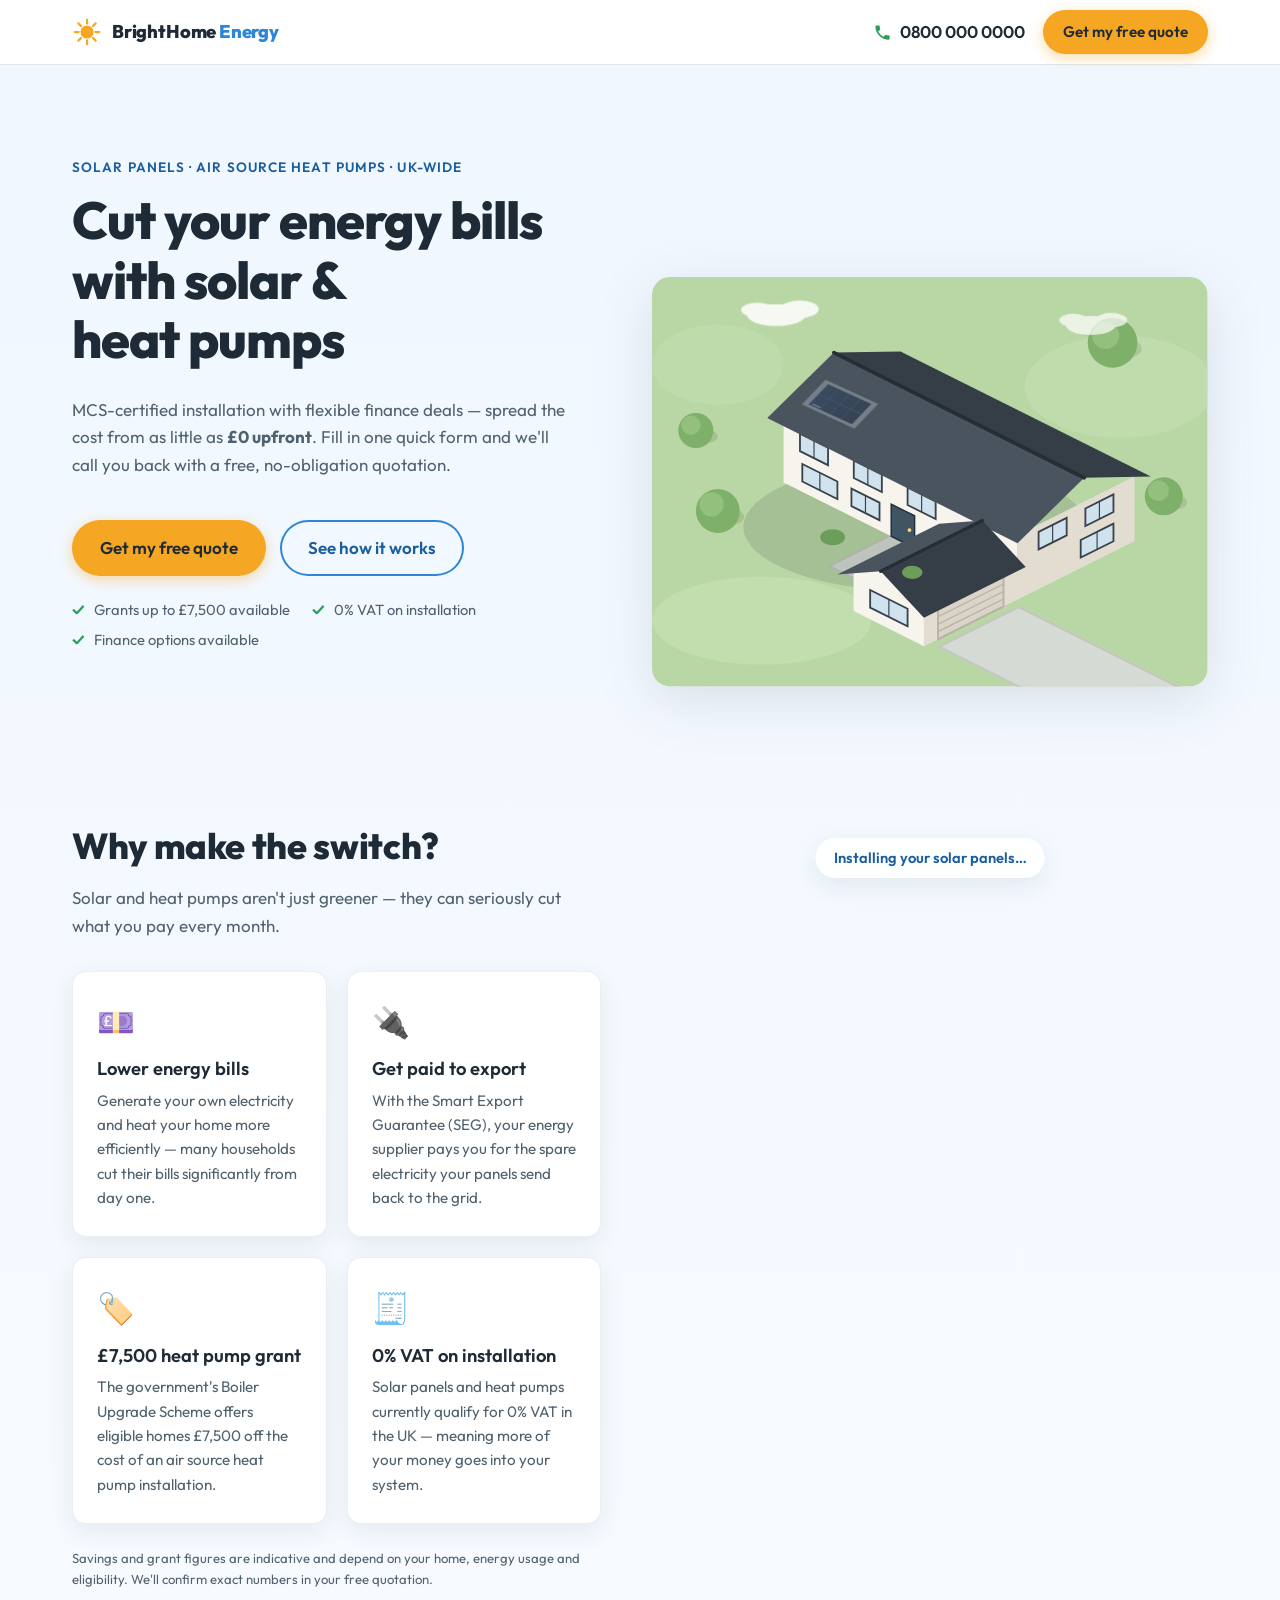
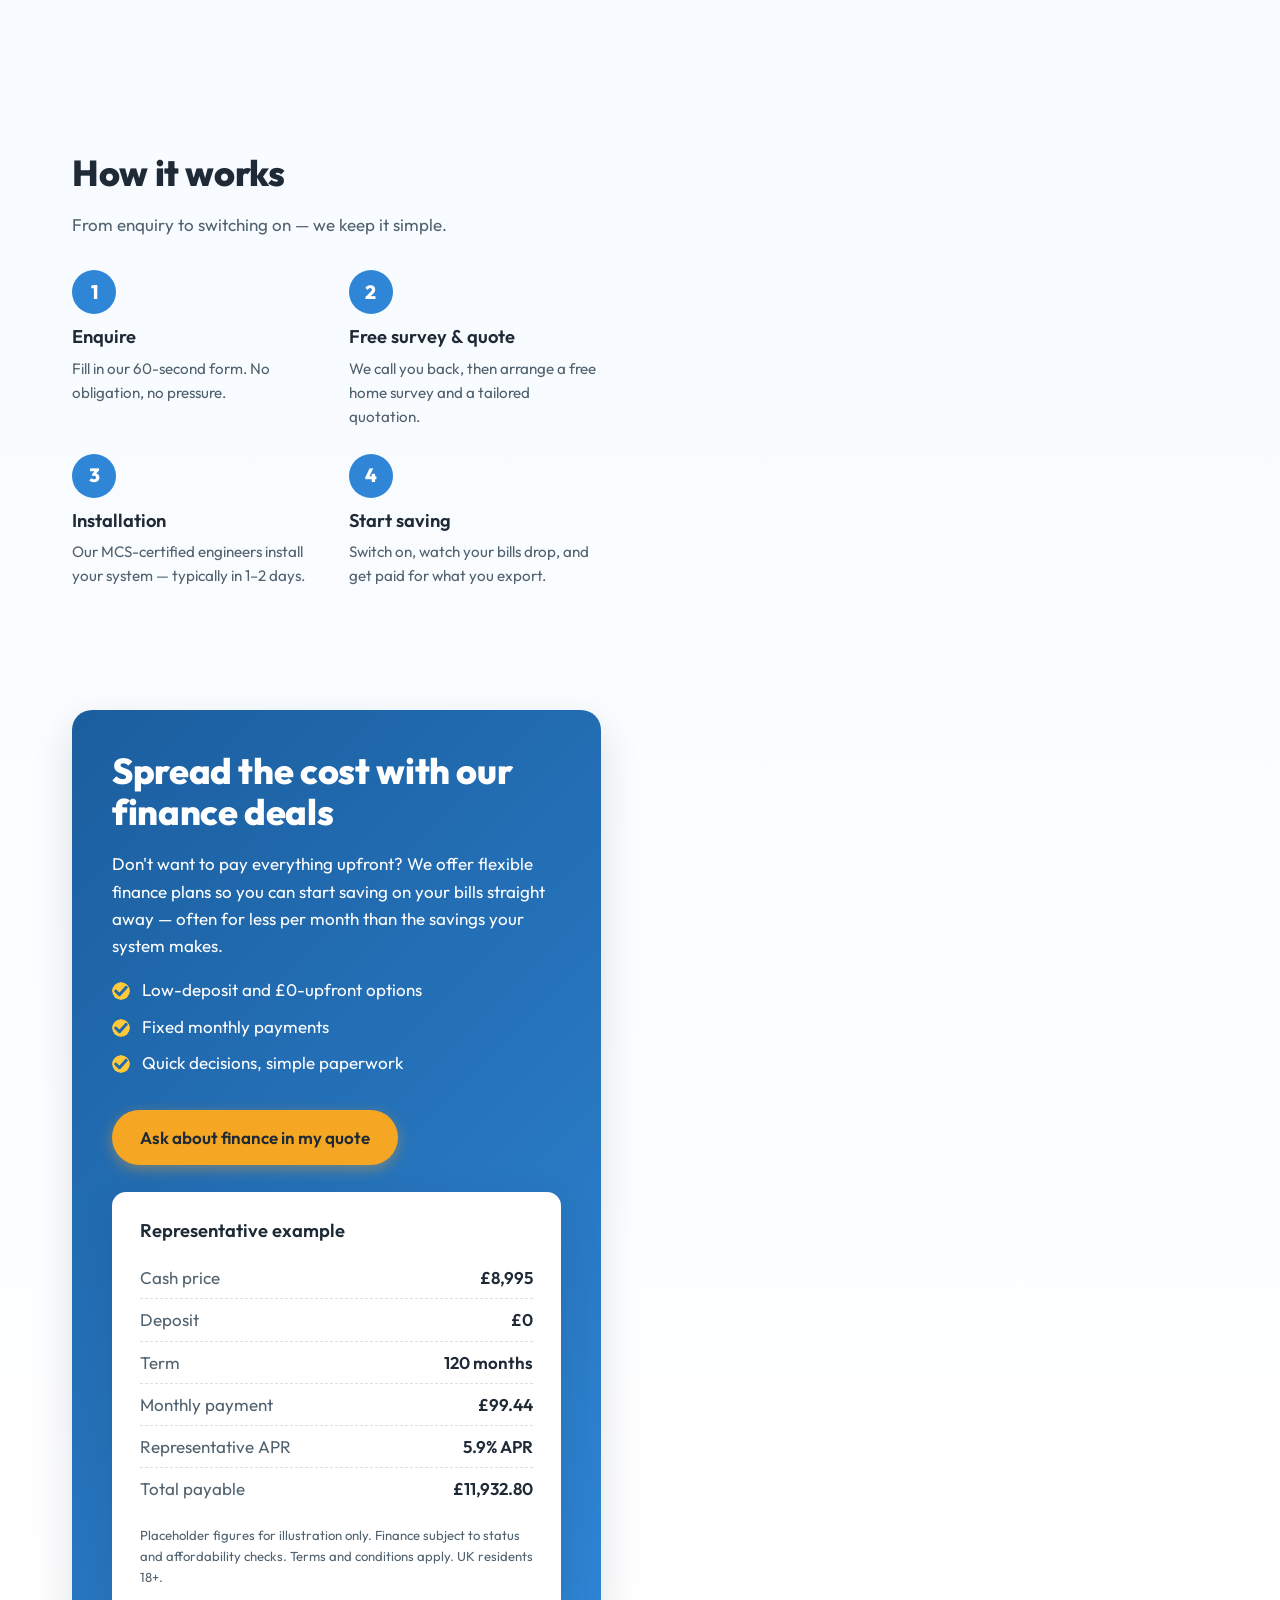
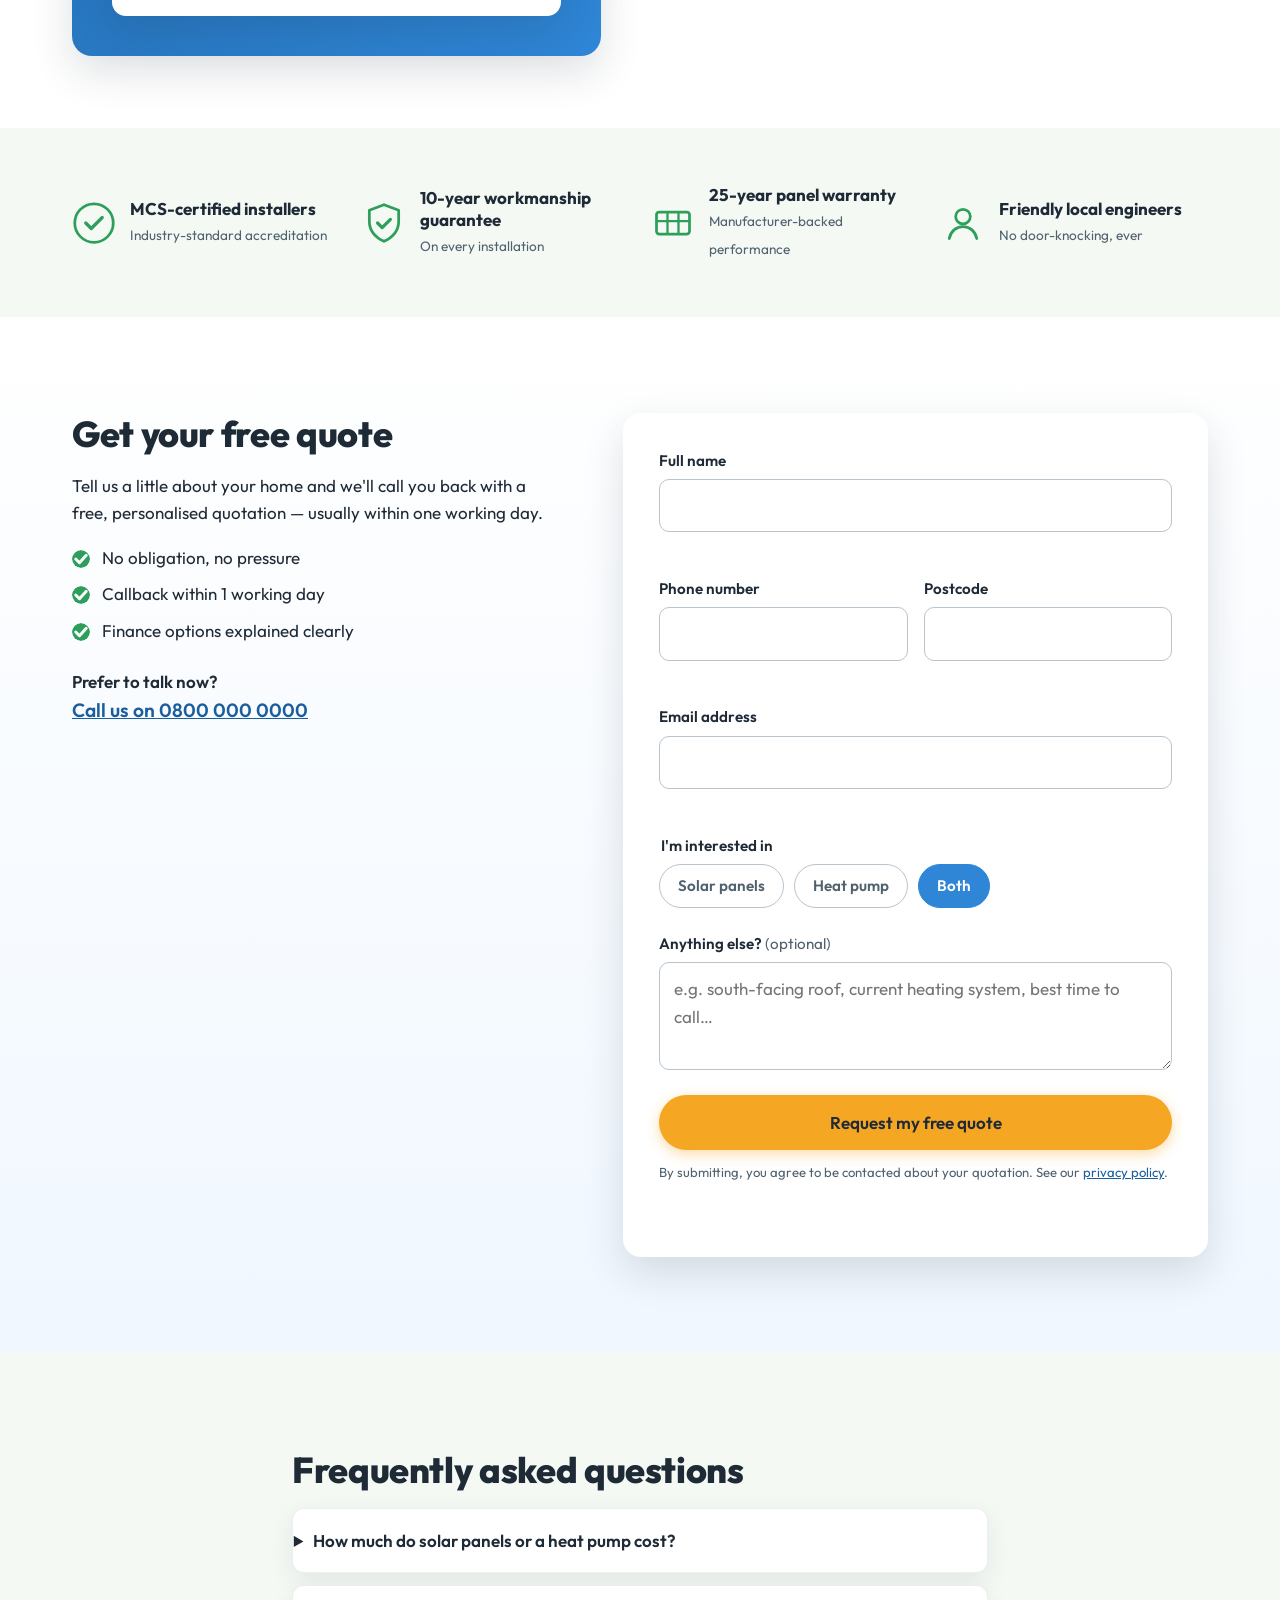
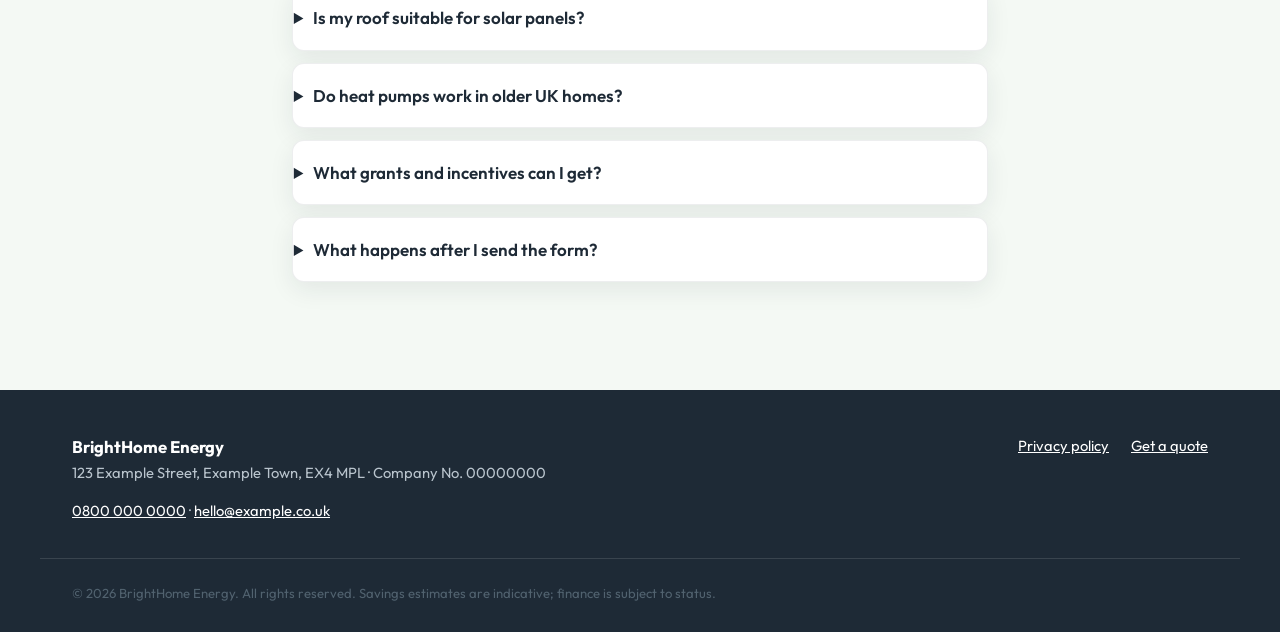
<file: solar/index.html>
<!DOCTYPE html>
<html lang="en-GB">
<head>
  <meta charset="UTF-8">
  <meta name="viewport" content="width=device-width, initial-scale=1.0">
  <title>Solar Panels &amp; Heat Pumps with Finance | BrightHome Energy</title>
  <meta name="description" content="Cut your energy bills with solar panels and air source heat pumps. MCS-certified installation, finance available, £7,500 grants. Get your free quote today.">
  <link rel="icon" href="data:image/svg+xml,%3Csvg xmlns='http://www.w3.org/2000/svg' viewBox='0 0 32 32'%3E%3Ccircle cx='16' cy='16' r='8' fill='%23f5a623'/%3E%3Cg stroke='%23f5a623' stroke-width='2.5' stroke-linecap='round'%3E%3Cpath d='M16 2v4M16 26v4M2 16h4M26 16h4M6 6l3 3M23 23l3 3M26 6l-3 3M9 23l-3 3'/%3E%3C/g%3E%3C/svg%3E">
  <link rel="preconnect" href="https://fonts.googleapis.com">
  <link rel="preconnect" href="https://fonts.gstatic.com" crossorigin>
  <link href="https://fonts.googleapis.com/css2?family=Outfit:wght@400;500;600;800&display=swap" rel="stylesheet">
  <link rel="stylesheet" href="assets/css/style.css">
</head>
<body>

  <header class="site-header">
    <div class="container site-header__inner">
      <a class="logo" href="#hero" aria-label="BrightHome Energy — home">
        <svg class="logo__mark" viewBox="0 0 32 32" aria-hidden="true">
          <circle cx="16" cy="16" r="7" fill="var(--sun-500)"/>
          <g stroke="var(--sun-500)" stroke-width="2.4" stroke-linecap="round">
            <path d="M16 3v4M16 25v4M3 16h4M25 16h4M6.8 6.8l2.8 2.8M22.4 22.4l2.8 2.8M25.2 6.8l-2.8 2.8M9.6 22.4l-2.8 2.8"/>
          </g>
        </svg>
        <!-- PLACEHOLDER: replace business name -->
        <span class="logo__name">BrightHome<span> Energy</span></span>
      </a>
      <div class="site-header__actions">
        <!-- PLACEHOLDER: replace phone number (also in href) -->
        <a class="header-phone" href="tel:08000000000">
          <svg viewBox="0 0 24 24" aria-hidden="true"><path fill="currentColor" d="M6.6 10.8c1.4 2.8 3.8 5.1 6.6 6.6l2.2-2.2c.3-.3.7-.4 1-.2 1.1.4 2.3.6 3.6.6.6 0 1 .4 1 1V20c0 .6-.4 1-1 1C10.6 21 3 13.4 3 4c0-.6.4-1 1-1h3.5c.6 0 1 .4 1 1 0 1.2.2 2.4.6 3.6.1.3 0 .7-.2 1l-2.3 2.2z"/></svg>
          <span>0800 000 0000</span>
        </a>
        <a class="btn btn--primary btn--sm" href="#quote">Get my free quote</a>
      </div>
    </div>
  </header>

  <main>

    <!-- ============ STORY: content scrolls past the pinned house scene ============ -->
    <section class="story" id="hero">
      <div class="container story__grid">

        <div class="story__scenecol">
          <div class="story__scene">
            <svg id="houseScene" viewBox="0 0 760 560" role="img"
                 aria-label="Aerial illustration of a modern L-shaped UK home having solar panels and an air source heat pump installed">
              <defs>
                <linearGradient id="panelGrad" x1="0" y1="0" x2="1" y2="1">
                  <stop offset="0" stop-color="#22406b"/>
                  <stop offset="1" stop-color="#101f3a"/>
                </linearGradient>
                <radialGradient id="glowGrad" cx=".5" cy=".5" r=".5">
                  <stop offset="0" stop-color="#ffd76a" stop-opacity=".38"/>
                  <stop offset="1" stop-color="#ffd76a" stop-opacity="0"/>
                </radialGradient>
                <g id="panelDef"><path d="M0 0l73.6 36.8l34.7 -34.0l-73.6 -36.8z" fill="#c9d2dd"/><path d="M9.7 0.2l60.4 30.2l28.4 -27.9l-60.4 -30.2z" fill="url(#panelGrad)"/><path d="M24.8 7.8l28.4 -27.9" stroke="#3b5f92" stroke-width="1.2"/><path d="M39.9 15.3l28.4 -27.9" stroke="#3b5f92" stroke-width="1.2"/><path d="M55.0 22.9l28.4 -27.9" stroke="#3b5f92" stroke-width="1.2"/><path d="M24.0 -13.7l60.4 30.2" stroke="#3b5f92" stroke-width="1.2"/><path d="M15.7 0.2l10 5" stroke="#9dc4ef" stroke-width="2.2" stroke-linecap="round"/></g>
                <clipPath id="sceneClip"><rect x="0" y="0" width="760" height="560" rx="24"/></clipPath>
              </defs>
              <g clip-path="url(#sceneClip)">
              <rect x="0" y="0" width="760" height="560" rx="24" fill="#b9d7a5"/>
<ellipse cx="150" cy="470" rx="150" ry="60" fill="#c6e0b3" opacity=".7"/>
<ellipse cx="640" cy="150" rx="130" ry="70" fill="#c6e0b3" opacity=".55"/>
<ellipse cx="90" cy="120" rx="90" ry="55" fill="#c6e0b3" opacity=".4"/>
<polygon points="501.6,451.4 730.4,565.8 621.6,620.2 392.8,505.8" fill="#d6dad4" stroke="#c2c8bf" stroke-width="3"/>
<polygon points="325.6,353.8 360.8,371.4 277.6,413.0 242.4,395.4" fill="#d6dad4" stroke="#c2c8bf" stroke-width="2.5"/>
<ellipse cx="360" cy="342" rx="235" ry="88" fill="#1f2a22" opacity=".13"/>
<g id="house">
<polygon points="180.0,193.0 500.0,353.0 500.0,441.0 180.0,281.0" fill="#f7f4ee"/>
<polygon points="500.0,353.0 660.0,273.0 660.0,361.0 500.0,441.0" fill="#e2dcd1"/>
<polygon points="202.4,214.2 240.8,233.4 240.8,257.4 202.4,238.2" fill="#cfe2ee"/><polygon points="202.4,214.2 240.8,233.4 240.8,257.4 202.4,238.2" fill="none" stroke="#39424b" stroke-width="2.5"/><path d="M221.6 223.8L221.6 247.8" stroke="#39424b" stroke-width="1.6"/>
<polygon points="276.0,251.0 314.4,270.2 314.4,294.2 276.0,275.0" fill="#cfe2ee"/><polygon points="276.0,251.0 314.4,270.2 314.4,294.2 276.0,275.0" fill="none" stroke="#39424b" stroke-width="2.5"/><path d="M295.2 260.6L295.2 284.6" stroke="#39424b" stroke-width="1.6"/>
<polygon points="349.6,287.8 388.0,307.0 388.0,331.0 349.6,311.8" fill="#cfe2ee"/><polygon points="349.6,287.8 388.0,307.0 388.0,331.0 349.6,311.8" fill="none" stroke="#39424b" stroke-width="2.5"/><path d="M368.8 297.4L368.8 321.4" stroke="#39424b" stroke-width="1.6"/>
<polygon points="205.6,255.8 253.6,279.8 253.6,303.8 205.6,279.8" fill="#cfe2ee"/><polygon points="205.6,255.8 253.6,279.8 253.6,303.8 205.6,279.8" fill="none" stroke="#39424b" stroke-width="2.5"/><path d="M229.6 267.8L229.6 291.8" stroke="#39424b" stroke-width="1.6"/>
<polygon points="272.8,289.4 311.2,308.6 311.2,332.6 272.8,313.4" fill="#cfe2ee"/><polygon points="272.8,289.4 311.2,308.6 311.2,332.6 272.8,313.4" fill="none" stroke="#39424b" stroke-width="2.5"/><path d="M292.0 299.0L292.0 323.0" stroke="#39424b" stroke-width="1.6"/>
<polygon points="327.2,310.6 359.2,326.6 359.2,370.6 327.2,354.6" fill="#405564"/>
<polygon points="327.2,310.6 359.2,326.6 359.2,370.6 327.2,354.6" fill="none" stroke="#262e35" stroke-width="2"/>
<circle cx="352.2" cy="346.1" r="2.6" fill="#ffd76a"/>
<polygon points="631.2,297.4 592.8,316.6 592.8,340.6 631.2,321.4" fill="#cfe2ee"/><polygon points="631.2,297.4 592.8,316.6 592.8,340.6 631.2,321.4" fill="none" stroke="#39424b" stroke-width="2.5"/><path d="M612.0 307.0L612.0 331.0" stroke="#39424b" stroke-width="1.6"/>
<polygon points="567.2,329.4 528.8,348.6 528.8,372.6 567.2,353.4" fill="#cfe2ee"/><polygon points="567.2,329.4 528.8,348.6 528.8,372.6 567.2,353.4" fill="none" stroke="#39424b" stroke-width="2.5"/><path d="M548.0 339.0L548.0 363.0" stroke="#39424b" stroke-width="1.6"/>
<polygon points="631.2,337.4 586.4,359.8 586.4,383.8 631.2,361.4" fill="#cfe2ee"/><polygon points="631.2,337.4 586.4,359.8 586.4,383.8 631.2,361.4" fill="none" stroke="#39424b" stroke-width="2.5"/><path d="M608.8 348.6L608.8 372.6" stroke="#39424b" stroke-width="1.6"/>
<polygon points="340.0,101.8 682.4,273.0 591.2,274.6 248.8,103.4" fill="#353e47"/>
<polygon points="157.6,193.0 500.0,364.2 591.2,274.6 248.8,103.4" fill="#4a545e"/>
<path d="M248.8 103.4L591.2 274.6" stroke="#262e35" stroke-width="5" stroke-linecap="round"/>
<polygon points="276.0,405.0 404.0,341.0 404.0,393.0 276.0,457.0" fill="#f7f4ee"/>
<polygon points="276.0,405.0 372.0,453.0 372.0,505.0 276.0,457.0" fill="#f7f4ee"/>
<polygon points="276.0,405.0 324.0,397.0 372.0,453.0" fill="#f7f4ee"/>
<polygon points="372.0,453.0 500.0,389.0 500.0,441.0 372.0,505.0" fill="#e2dcd1"/>
<polygon points="480.8,409.6 391.2,454.4 391.2,495.4 480.8,450.6" fill="#d9d3c8"/>
<polygon points="480.8,409.6 391.2,454.4 391.2,495.4 480.8,450.6" fill="none" stroke="#b8b1a4" stroke-width="2.5"/>
<path d="M480.8 440.4L391.2 485.1" stroke="#b8b1a4" stroke-width="1.6"/>
<path d="M480.8 430.1L391.2 474.9" stroke="#b8b1a4" stroke-width="1.6"/>
<path d="M480.8 419.9L391.2 464.6" stroke="#b8b1a4" stroke-width="1.6"/>
<polygon points="298.4,428.2 349.6,453.8 349.6,477.8 298.4,452.2" fill="#cfe2ee"/><polygon points="298.4,428.2 349.6,453.8 349.6,477.8 298.4,452.2" fill="none" stroke="#39424b" stroke-width="2.5"/><path d="M324.0 441.0L324.0 465.0" stroke="#39424b" stroke-width="1.6"/>
<polygon points="392.8,337.4 253.6,407.0 312.8,402.6 452.0,333.0" fill="#4a545e"/>
<polygon points="511.2,396.6 372.0,466.2 312.8,402.6 452.0,333.0" fill="#353e47"/>
<path d="M452.0 333.0L312.8 402.6" stroke="#262e35" stroke-width="4.5" stroke-linecap="round"/>
</g>
<g id="greenery">
<ellipse cx="96" cy="328" rx="30" ry="13.5" fill="#1f2a22" opacity=".12"/>
<circle cx="90" cy="320" r="30" fill="#7fb069"/>
<circle cx="81.6" cy="311.0" r="16.5" fill="#93c07d"/>
<ellipse cx="636" cy="98" rx="34" ry="15.3" fill="#1f2a22" opacity=".12"/>
<circle cx="630" cy="90" r="34" fill="#7fb069"/>
<circle cx="620.48" cy="79.8" r="18.700000000000003" fill="#93c07d"/>
<ellipse cx="706" cy="308" rx="26" ry="11.700000000000001" fill="#1f2a22" opacity=".12"/>
<circle cx="700" cy="300" r="26" fill="#7fb069"/>
<circle cx="692.72" cy="292.2" r="14.3" fill="#93c07d"/>
<ellipse cx="66" cy="218" rx="24" ry="10.8" fill="#1f2a22" opacity=".12"/>
<circle cx="60" cy="210" r="24" fill="#7fb069"/>
<circle cx="53.28" cy="202.8" r="13.200000000000001" fill="#93c07d"/>
<ellipse cx="247" cy="356" rx="17" ry="11" fill="#6d9e59"/>
<ellipse cx="356" cy="404" rx="14" ry="9" fill="#6d9e59"/>
</g>
              <g id="homeGlow"><ellipse cx="360" cy="255" rx="255" ry="130" fill="url(#glowGrad)"/><polygon points="202.4,214.2 240.8,233.4 240.8,257.4 202.4,238.2" fill="#ffd76a" opacity=".9"/><polygon points="276.0,251.0 314.4,270.2 314.4,294.2 276.0,275.0" fill="#ffd76a" opacity=".9"/><polygon points="349.6,287.8 388.0,307.0 388.0,331.0 349.6,311.8" fill="#ffd76a" opacity=".9"/><polygon points="205.6,255.8 253.6,279.8 253.6,303.8 205.6,279.8" fill="#ffd76a" opacity=".9"/><polygon points="272.8,289.4 311.2,308.6 311.2,332.6 272.8,313.4" fill="#ffd76a" opacity=".9"/><polygon points="631.2,297.4 592.8,316.6 592.8,340.6 631.2,321.4" fill="#ffd76a" opacity=".9"/><polygon points="567.2,329.4 528.8,348.6 528.8,372.6 567.2,353.4" fill="#ffd76a" opacity=".9"/><polygon points="631.2,337.4 586.4,359.8 586.4,383.8 631.2,361.4" fill="#ffd76a" opacity=".9"/><polygon points="298.4,428.2 349.6,453.8 349.6,477.8 298.4,452.2" fill="#ffd76a" opacity=".9"/></g>
              <g id="panels"><use class="panel" href="#panelDef" x="201.0" y="193.1"/><use class="panel" href="#panelDef" x="278.4" y="231.8"/><use class="panel" href="#panelDef" x="355.9" y="270.5"/><use class="panel" href="#panelDef" x="433.3" y="309.2"/><use class="panel" href="#panelDef" x="238.4" y="156.3"/><use class="panel" href="#panelDef" x="315.8" y="195.0"/><use class="panel" href="#panelDef" x="393.3" y="233.8"/><use class="panel" href="#panelDef" x="470.7" y="272.5"/></g>
              <g id="heatPump">
  <ellipse cx="612" cy="443" rx="34" ry="10" fill="#1f2a22" opacity=".15"/>
  <rect x="580" y="391" width="62" height="50" rx="7" fill="#e8ecef" stroke="#9aa7b2" stroke-width="2.5"/>
  <circle cx="602" cy="416" r="15" fill="#cbd5dd" stroke="#9aa7b2" stroke-width="2.2"/>
  <g id="fanBlades" fill="#77808a">
    <path d="M602 416l-2.4-11.5c.8-2.4 4-2.4 4.8 0z"/>
    <path d="M602 416l10.8 4.2c1.3 2.2-1.2 4.5-3.2 3.5z"/>
    <path d="M602 416l-8.4 7.6c-2.5.2-3.5-3-1.6-4.5z"/>
    <circle cx="602" cy="416" r="3.4"/>
  </g>
  <path d="M624 401h10M624 409h10M624 417h10" stroke="#9aa7b2" stroke-width="2.6" stroke-linecap="round"/>
  <path d="M580 421l-16-8" stroke="#9aa7b2" stroke-width="4.5" stroke-linecap="round"/>
</g>
              <g id="sparkles" fill="#ffc93c">
  <path class="sparkle" d="M120 96l4 10 10 4-10 4-4 10-4-10-10-4 10-4z"/>
  <path class="sparkle" d="M636 372l3.5 8.5 8.5 3.5-8.5 3.5-3.5 8.5-3.5-8.5-8.5-3.5 8.5-3.5z"/>
  <path class="sparkle" d="M78 420l3 7 7 3-7 3-3 7-3-7-7-3 7-3z"/>
  <path class="sparkle" d="M700 210l3 7 7 3-7 3-3 7-3-7-7-3 7-3z"/>
  <path class="sparkle" d="M420 60l3.5 8.5 8.5 3.5-8.5 3.5-3.5 8.5-3.5-8.5-8.5-3.5 8.5-3.5z"/>
</g>
              <g class="cloud cloud--1" fill="#ffffff" opacity=".85">
  <ellipse cx="170" cy="52" rx="40" ry="15"/><ellipse cx="202" cy="44" rx="26" ry="12"/><ellipse cx="144" cy="45" rx="22" ry="10"/>
</g>
<g class="cloud cloud--2" fill="#ffffff" opacity=".7">
  <ellipse cx="600" cy="66" rx="34" ry="13"/><ellipse cx="628" cy="59" rx="22" ry="10"/><ellipse cx="576" cy="59" rx="19" ry="9"/>
</g>
              </g>
            </svg>
            <p class="scene-caption" id="sceneCaption" aria-hidden="true">Scroll to install your panels&nbsp;↓</p>
          </div>
        </div>

        <div class="story__content">

          <div class="story__panel story__panel--hero">
            <p class="eyebrow">Solar panels · Air source heat pumps · UK-wide</p>
            <h1>Cut your energy bills with solar&nbsp;&amp; heat&nbsp;pumps</h1>
            <p class="hero__sub">
              MCS-certified installation with flexible finance deals — spread the cost
              from as little as <strong>£0 upfront</strong>. Fill in one quick form and
              we'll call you back with a free, no-obligation quotation.
            </p>
            <div class="hero__ctas">
              <a class="btn btn--primary" href="#quote">Get my free quote</a>
              <a class="btn btn--ghost" href="#how">See how it works</a>
            </div>
            <ul class="hero__points">
              <li>Grants up to £7,500 available</li>
              <li>0% VAT on installation</li>
              <li>Finance options available</li>
            </ul>
          </div>

          <div class="story__panel" id="benefits" aria-labelledby="benefits-title">
            <h2 id="benefits-title">Why make the switch?</h2>
            <p class="section__lead">Solar and heat pumps aren't just greener — they can seriously cut what you pay every month.</p>
            <div class="cards">
              <article class="card">
                <div class="card__icon" aria-hidden="true">💷</div>
                <h3>Lower energy bills</h3>
                <p>Generate your own electricity and heat your home more efficiently — many households cut their bills significantly from day one.</p>
              </article>
              <article class="card">
                <div class="card__icon" aria-hidden="true">🔌</div>
                <h3>Get paid to export</h3>
                <p>With the Smart Export Guarantee (SEG), your energy supplier pays you for the spare electricity your panels send back to the grid.</p>
              </article>
              <article class="card">
                <div class="card__icon" aria-hidden="true">🏷️</div>
                <h3>£7,500 heat pump grant</h3>
                <p>The government's Boiler Upgrade Scheme offers eligible homes £7,500 off the cost of an air source heat pump installation.</p>
              </article>
              <article class="card">
                <div class="card__icon" aria-hidden="true">🧾</div>
                <h3>0% VAT on installation</h3>
                <p>Solar panels and heat pumps currently qualify for 0% VAT in the UK — meaning more of your money goes into your system.</p>
              </article>
            </div>
            <p class="smallprint">Savings and grant figures are indicative and depend on your home, energy usage and eligibility. We'll confirm exact numbers in your free quotation.</p>
          </div>

          <div class="story__panel" id="how" aria-labelledby="how-title">
            <h2 id="how-title">How it works</h2>
            <p class="section__lead">From enquiry to switching on — we keep it simple.</p>
            <ol class="steps">
              <li class="step">
                <span class="step__num" aria-hidden="true">1</span>
                <h3>Enquire</h3>
                <p>Fill in our 60-second form. No obligation, no pressure.</p>
              </li>
              <li class="step">
                <span class="step__num" aria-hidden="true">2</span>
                <h3>Free survey &amp; quote</h3>
                <p>We call you back, then arrange a free home survey and a tailored quotation.</p>
              </li>
              <li class="step">
                <span class="step__num" aria-hidden="true">3</span>
                <h3>Installation</h3>
                <p>Our MCS-certified engineers install your system — typically in 1–2 days.</p>
              </li>
              <li class="step">
                <span class="step__num" aria-hidden="true">4</span>
                <h3>Start saving</h3>
                <p>Switch on, watch your bills drop, and get paid for what you export.</p>
              </li>
            </ol>
          </div>

          <div class="story__panel story__panel--finance" id="finance" aria-labelledby="finance-title">
            <h2 id="finance-title">Spread the cost with our finance deals</h2>
            <p>Don't want to pay everything upfront? We offer flexible finance plans so you can start saving on your bills straight away — often for less per month than the savings your system makes.</p>
            <ul class="ticks">
              <li>Low-deposit and £0-upfront options</li>
              <li>Fixed monthly payments</li>
              <li>Quick decisions, simple paperwork</li>
            </ul>
            <p><a class="btn btn--primary" href="#quote">Ask about finance in my quote</a></p>
            <aside class="rep-example" aria-label="Representative finance example">
              <h3>Representative example</h3>
              <!-- PLACEHOLDER: replace with your lender's real representative example before going live -->
              <dl>
                <div><dt>Cash price</dt><dd>£8,995</dd></div>
                <div><dt>Deposit</dt><dd>£0</dd></div>
                <div><dt>Term</dt><dd>120 months</dd></div>
                <div><dt>Monthly payment</dt><dd>£99.44</dd></div>
                <div><dt>Representative APR</dt><dd>5.9% APR</dd></div>
                <div><dt>Total payable</dt><dd>£11,932.80</dd></div>
              </dl>
              <p class="smallprint">Placeholder figures for illustration only. Finance subject to status and affordability checks. Terms and conditions apply. UK residents 18+.</p>
            </aside>
          </div>

        </div>
      </div>
    </section>

    <!-- ============ TRUST ============ -->
    <section class="section section--alt trust" aria-label="Why trust us">
      <div class="container">
        <ul class="badges">
          <li class="badge">
            <svg viewBox="0 0 48 48" aria-hidden="true"><circle cx="24" cy="24" r="21" fill="none" stroke="currentColor" stroke-width="3"/><path d="M15 24l6 6 12-12" fill="none" stroke="currentColor" stroke-width="3.5" stroke-linecap="round" stroke-linejoin="round"/></svg>
            <div><strong>MCS-certified installers</strong><span>Industry-standard accreditation</span></div>
          </li>
          <li class="badge">
            <svg viewBox="0 0 48 48" aria-hidden="true"><path d="M24 4l16 6v12c0 10-6.5 17.5-16 22-9.5-4.5-16-12-16-22V10z" fill="none" stroke="currentColor" stroke-width="3" stroke-linejoin="round"/><path d="M17 24l5 5 9-9" fill="none" stroke="currentColor" stroke-width="3.5" stroke-linecap="round" stroke-linejoin="round"/></svg>
            <div><strong>10-year workmanship guarantee</strong><span>On every installation</span></div>
          </li>
          <li class="badge">
            <svg viewBox="0 0 48 48" aria-hidden="true"><rect x="6" y="12" width="36" height="24" rx="3" fill="none" stroke="currentColor" stroke-width="3"/><path d="M6 22h36M18 12v24M30 12v24" stroke="currentColor" stroke-width="2.5"/></svg>
            <div><strong>25-year panel warranty</strong><span>Manufacturer-backed performance</span></div>
          </li>
          <li class="badge">
            <svg viewBox="0 0 48 48" aria-hidden="true"><circle cx="24" cy="17" r="8" fill="none" stroke="currentColor" stroke-width="3"/><path d="M9 41c1.5-8 7.5-13 15-13s13.5 5 15 13" fill="none" stroke="currentColor" stroke-width="3" stroke-linecap="round"/></svg>
            <div><strong>Friendly local engineers</strong><span>No door-knocking, ever</span></div>
          </li>
        </ul>
      </div>
    </section>

    <!-- ============ QUOTE FORM ============ -->
    <section class="section quote" id="quote" aria-labelledby="quote-title">
      <div class="container quote__grid">
        <div class="quote__aside">
          <h2 id="quote-title">Get your free quote</h2>
          <p>Tell us a little about your home and we'll call you back with a free, personalised quotation — usually within one working day.</p>
          <ul class="ticks">
            <li>No obligation, no pressure</li>
            <li>Callback within 1 working day</li>
            <li>Finance options explained clearly</li>
          </ul>
          <p class="quote__phone">Prefer to talk now?<br>
            <!-- PLACEHOLDER: replace phone number -->
            <a href="tel:08000000000">Call us on 0800 000 0000</a>
          </p>
        </div>

        <div class="quote__formwrap">
          <form id="quoteForm" action="https://api.web3forms.com/submit" method="POST" novalidate>
            <!-- PLACEHOLDER: replace with your free Web3Forms access key (web3forms.com).
                 The key is also set in assets/js/main.js — change it there too. -->
            <input type="hidden" name="access_key" value="YOUR_WEB3FORMS_ACCESS_KEY_HERE">
            <input type="hidden" name="subject" value="New quote request — BrightHome Energy landing page">
            <input type="hidden" name="from_name" value="BrightHome Energy Website">
            <!-- Web3Forms honeypot: hidden from humans; bots that tick it are dropped -->
            <input type="checkbox" name="botcheck" class="hp-field" tabindex="-1" aria-hidden="true" autocomplete="off">

            <div class="field">
              <label for="f-name">Full name</label>
              <input id="f-name" name="name" type="text" autocomplete="name" required>
              <p class="field-error" id="err-name" hidden>Please enter your name.</p>
            </div>

            <div class="field-row">
              <div class="field">
                <label for="f-phone">Phone number</label>
                <input id="f-phone" name="phone" type="tel" autocomplete="tel" inputmode="tel" required>
                <p class="field-error" id="err-phone" hidden>Please enter a valid UK phone number.</p>
              </div>
              <div class="field">
                <label for="f-postcode">Postcode</label>
                <input id="f-postcode" name="postcode" type="text" autocomplete="postal-code" autocapitalize="characters" required>
                <p class="field-error" id="err-postcode" hidden>Please enter a valid UK postcode.</p>
              </div>
            </div>

            <div class="field">
              <label for="f-email">Email address</label>
              <input id="f-email" name="email" type="email" autocomplete="email" required>
              <p class="field-error" id="err-email" hidden>Please enter a valid email address.</p>
            </div>

            <fieldset class="field field--radios">
              <legend>I'm interested in</legend>
              <div class="pills">
                <label class="pill"><input type="radio" name="interest" value="Solar panels"><span>Solar panels</span></label>
                <label class="pill"><input type="radio" name="interest" value="Heat pump"><span>Heat pump</span></label>
                <label class="pill"><input type="radio" name="interest" value="Both" checked><span>Both</span></label>
              </div>
            </fieldset>

            <div class="field">
              <label for="f-message">Anything else? <span class="optional">(optional)</span></label>
              <textarea id="f-message" name="message" rows="3" placeholder="e.g. south-facing roof, current heating system, best time to call…"></textarea>
            </div>

            <button type="submit" class="btn btn--primary btn--block" id="submitBtn">Request my free quote</button>
            <p class="consent">By submitting, you agree to be contacted about your quotation. See our <a href="privacy.html">privacy policy</a>.</p>
            <p id="formStatus" class="form-status" role="status" aria-live="polite"></p>
          </form>

          <div id="formSuccess" class="form-success" hidden tabindex="-1">
            <div class="form-success__icon" aria-hidden="true">
              <svg viewBox="0 0 48 48"><circle cx="24" cy="24" r="22" fill="var(--leaf-500)"/><path d="M14 25l7 7 13-14" fill="none" stroke="#fff" stroke-width="4" stroke-linecap="round" stroke-linejoin="round"/></svg>
            </div>
            <h3>Thanks<span id="successName"></span> — we've got your request!</h3>
            <p>Here's what happens next:</p>
            <ul class="ticks">
              <li>One of our team will call you back, usually within 1 working day</li>
              <li>We'll ask a few quick questions about your home</li>
              <li>You'll get a free, personalised quotation — including finance options</li>
            </ul>
            <!-- PLACEHOLDER: replace phone number -->
            <p>Can't wait? Call us now on <a href="tel:08000000000">0800 000 0000</a>.</p>
          </div>
        </div>
      </div>
    </section>

    <!-- ============ FAQ ============ -->
    <section class="section section--alt" id="faq" aria-labelledby="faq-title">
      <div class="container container--narrow">
        <h2 id="faq-title">Frequently asked questions</h2>
        <details>
          <summary>How much do solar panels or a heat pump cost?</summary>
          <p>It depends on your home's size, roof and energy usage. A typical solar system starts from a few thousand pounds, and heat pumps can be reduced by up to £7,500 with the Boiler Upgrade Scheme. Your free quotation will give you exact figures — with monthly finance options if you'd rather spread the cost.</p>
        </details>
        <details>
          <summary>Is my roof suitable for solar panels?</summary>
          <p>Most UK roofs are. South, east or west-facing roofs all work well, and our free survey checks pitch, shading and structure before we recommend anything.</p>
        </details>
        <details>
          <summary>Do heat pumps work in older UK homes?</summary>
          <p>Yes — modern air source heat pumps work in a wide range of properties, including older homes. Our survey checks your insulation and radiators to make sure a heat pump will keep your home warm efficiently.</p>
        </details>
        <details>
          <summary>What grants and incentives can I get?</summary>
          <p>Eligible households can get £7,500 towards a heat pump through the Boiler Upgrade Scheme, 0% VAT applies to installations, and the Smart Export Guarantee pays you for electricity your solar panels export. We handle the paperwork for you.</p>
        </details>
        <details>
          <summary>What happens after I send the form?</summary>
          <p>We'll call you back — usually within one working day — for a friendly, no-pressure chat. If you'd like to go further, we arrange a free home survey and put together your personalised quotation.</p>
        </details>
      </div>
    </section>

  </main>

  <footer class="site-footer">
    <div class="container site-footer__inner">
      <div>
        <!-- PLACEHOLDER: replace business details -->
        <strong>BrightHome Energy</strong>
        <p>123 Example Street, Example Town, EX4 MPL · Company No. 00000000</p>
        <p><a href="tel:08000000000">0800 000 0000</a> · <a href="mailto:hello@example.co.uk">hello@example.co.uk</a></p>
      </div>
      <div class="site-footer__links">
        <a href="privacy.html">Privacy policy</a>
        <a href="#quote">Get a quote</a>
      </div>
    </div>
    <div class="container">
      <p class="smallprint">© 2026 BrightHome Energy. All rights reserved. Savings estimates are indicative; finance is subject to status.</p>
    </div>
  </footer>

  <script src="assets/js/main.js" defer></script>
</body>
</html>
</file>
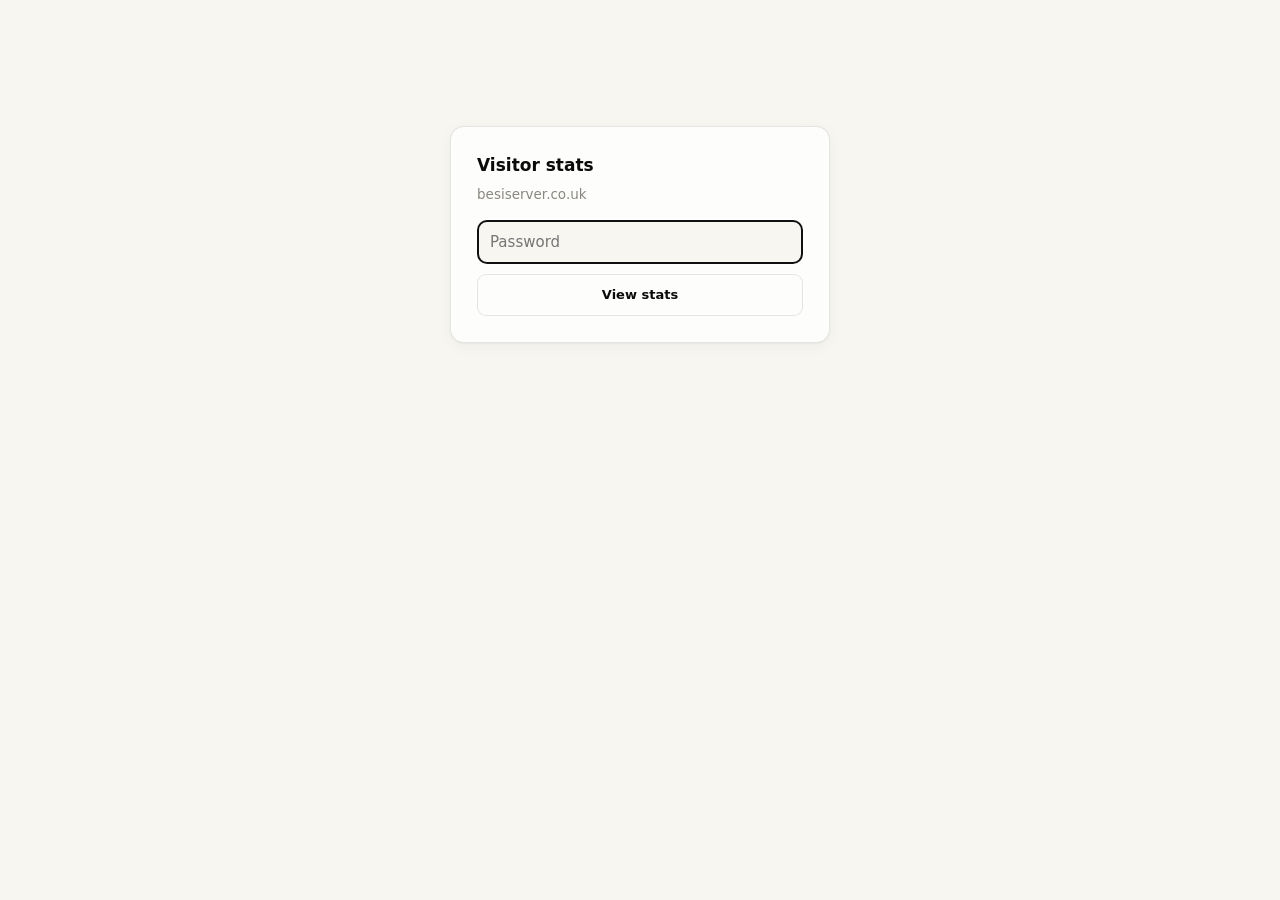
<file: stats/index.html>
<!DOCTYPE html>
<html lang="en">
<head>
<meta charset="utf-8">
<meta name="viewport" content="width=device-width, initial-scale=1">
<meta name="robots" content="noindex, nofollow">
<title>Visitors — besiserver.co.uk</title>
<style>
/* ---------------------------------------------------------------- tokens */
:root {
  color-scheme: light;
  --plane:      #f7f6f1;
  --surface:    #fdfdfb;
  --ink:        #0b0b0b;
  --ink-2:      #52514e;
  --muted:      #898781;
  --grid:       #e1e0d9;
  --axis:       #c3c2b7;
  --hairline:   rgba(11,11,11,0.10);
  --series-1:   #2a78d6;
  --series-2:   #eb6834;
  --land:       #e8e7e0;
  --good:       #006300;
  --shadow:     0 1px 2px rgba(11,11,11,.04), 0 4px 16px rgba(11,11,11,.04);
}
@media (prefers-color-scheme: dark) {
  :root:not([data-theme="light"]) {
    color-scheme: dark;
    --plane:    #0d0d0d;
    --surface:  #17171a;
    --ink:      #ffffff;
    --ink-2:    #c3c2b7;
    --muted:    #898781;
    --grid:     #2c2c2a;
    --axis:     #383835;
    --hairline: rgba(255,255,255,0.10);
    --series-1: #3987e5;
    --series-2: #d95926;
    --land:     #26262a;
    --good:     #0ca30c;
    --shadow:   none;
  }
}
:root[data-theme="dark"] {
  color-scheme: dark;
  --plane: #0d0d0d; --surface: #17171a; --ink: #fff; --ink-2: #c3c2b7;
  --muted: #898781; --grid: #2c2c2a; --axis: #383835;
  --hairline: rgba(255,255,255,0.10);
  --series-1: #3987e5; --series-2: #d95926; --land: #26262a; --good: #0ca30c;
  --shadow: none;
}

* { box-sizing: border-box; margin: 0; padding: 0; }
body {
  background: var(--plane);
  color: var(--ink);
  font: 15px/1.5 system-ui, -apple-system, "Segoe UI", sans-serif;
  -webkit-font-smoothing: antialiased;
}
.wrap { max-width: 1180px; margin: 0 auto; padding: 28px 20px 80px; }

/* ---------------------------------------------------------------- chrome */
.top { display: flex; flex-wrap: wrap; gap: 16px; align-items: flex-end; justify-content: space-between; margin-bottom: 22px; }
.top h1 { font-size: 19px; font-weight: 600; letter-spacing: -0.01em; }
.top .sub { color: var(--muted); font-size: 13px; margin-top: 2px; }
.controls { display: flex; flex-wrap: wrap; gap: 8px; align-items: center; }
.seg { display: flex; background: var(--surface); border: 1px solid var(--hairline); border-radius: 9px; padding: 2px; }
.seg button {
  font: inherit; font-size: 13px; border: 0; background: none; color: var(--ink-2);
  padding: 5px 11px; border-radius: 7px; cursor: pointer;
}
.seg button[aria-pressed="true"] { background: var(--plane); color: var(--ink); font-weight: 600; }
.btn {
  font: inherit; font-size: 13px; padding: 7px 13px; border-radius: 9px; cursor: pointer;
  background: var(--surface); color: var(--ink-2); border: 1px solid var(--hairline);
}
.btn:hover { color: var(--ink); }

/* ----------------------------------------------------------------- cards */
.card {
  background: var(--surface); border: 1px solid var(--hairline);
  border-radius: 14px; padding: 18px 20px; box-shadow: var(--shadow);
}
.card h2 { font-size: 14px; font-weight: 600; letter-spacing: -0.005em; }
.card .hint { font-size: 12.5px; color: var(--muted); margin-top: 2px; }
.card > header { margin-bottom: 14px; display: flex; justify-content: space-between; gap: 12px; align-items: baseline; }
.grid { display: grid; gap: 14px; }
.cols-2 { grid-template-columns: 1fr 1fr; }
.cols-3 { grid-template-columns: repeat(3, 1fr); }
@media (max-width: 900px) { .cols-2, .cols-3 { grid-template-columns: 1fr; } }

/* ------------------------------------------------------------ stat tiles */
.hero { display: flex; flex-wrap: wrap; align-items: baseline; gap: 14px; }
.hero .fig { font-size: 52px; font-weight: 600; letter-spacing: -0.03em; line-height: 1; }
.hero .cap { color: var(--ink-2); font-size: 14px; }
.tiles { display: grid; grid-template-columns: repeat(auto-fit, minmax(132px, 1fr)); gap: 1px; background: var(--hairline); border-radius: 12px; overflow: hidden; margin-top: 18px; }
.tile { background: var(--surface); padding: 13px 15px; }
.tile .k { font-size: 12px; color: var(--muted); }
.tile .v { font-size: 22px; font-weight: 600; letter-spacing: -0.02em; margin-top: 3px; }
.tile .n { font-size: 11.5px; color: var(--muted); margin-top: 1px; }

/* --------------------------------------------------------------- legends */
.legend { display: flex; gap: 16px; flex-wrap: wrap; font-size: 12.5px; color: var(--ink-2); }
.legend i { width: 14px; height: 2px; border-radius: 2px; display: inline-block; vertical-align: middle; margin-right: 6px; }

/* ---------------------------------------------------------------- tables */
table { width: 100%; border-collapse: collapse; font-size: 13.5px; }
th { text-align: left; font-weight: 500; color: var(--muted); font-size: 12px; padding: 0 8px 7px 0; border-bottom: 1px solid var(--grid); }
td { padding: 7px 8px 7px 0; border-bottom: 1px solid var(--grid); vertical-align: middle; }
tr:last-child td { border-bottom: 0; }
td.num, th.num { text-align: right; font-variant-numeric: tabular-nums; white-space: nowrap; }
.bar-cell { width: 34%; min-width: 90px; }
.bar { height: 8px; border-radius: 0 4px 4px 0; background: var(--series-1); }
.label { display: block; max-width: 46ch; overflow: hidden; text-overflow: ellipsis; white-space: nowrap; }
.dim { color: var(--muted); }
.mono { font-family: ui-monospace, SFMono-Regular, Menlo, monospace; font-size: 12.5px; }
.pill { display: inline-block; font-size: 11px; padding: 1px 7px; border-radius: 20px; border: 1px solid var(--hairline); color: var(--ink-2); }

/* ------------------------------------------------------------------- map */
.map-wrap { position: relative; }
.map { width: 100%; height: auto; display: block; overflow: visible; }
.dot { fill: var(--series-1); fill-opacity: .78; stroke: var(--surface); stroke-width: 2; cursor: pointer; }
.dot:hover { fill-opacity: 1; }

/* --------------------------------------------------------------- tooltip */
.tip {
  position: fixed; z-index: 40; pointer-events: none; opacity: 0;
  background: var(--surface); color: var(--ink); border: 1px solid var(--hairline);
  border-radius: 9px; padding: 8px 11px; font-size: 12.5px; line-height: 1.45;
  box-shadow: 0 4px 20px rgba(0,0,0,.16); transition: opacity .1s; max-width: 280px;
}
.tip b { font-weight: 600; }
.tip .r { display: flex; justify-content: space-between; gap: 14px; }
.tip .r span:last-child { font-variant-numeric: tabular-nums; }

/* ------------------------------------------------------------------ feed */
.feed { max-height: 460px; overflow-y: auto; }
.feed td { white-space: nowrap; }

/* ------------------------------------------------------------- gate/msgs */
.gate { max-width: 380px; margin: 14vh auto; }
.gate .card { padding: 26px; }
.gate h1 { font-size: 17px; font-weight: 600; margin-bottom: 5px; }
.gate p { color: var(--muted); font-size: 13.5px; margin-bottom: 16px; }
.gate input {
  width: 100%; font: inherit; padding: 10px 12px; border-radius: 9px;
  border: 1px solid var(--hairline); background: var(--plane); color: var(--ink); margin-bottom: 10px;
}
.gate button { width: 100%; padding: 10px; font-weight: 600; color: var(--ink); }
.err { color: #d03b3b; font-size: 13px; margin-top: 10px; }
.setup { background: var(--surface); border: 1px solid var(--hairline); border-radius: 14px; padding: 22px; }
.setup code { font-family: ui-monospace, monospace; background: var(--plane); padding: 1px 5px; border-radius: 4px; font-size: 12.5px; }
.empty { color: var(--muted); font-size: 13.5px; padding: 10px 0; }
[hidden] { display: none !important; }
</style>
</head>
<body>

<!-- password gate ------------------------------------------------------- -->
<div class="gate" id="gate">
  <div class="card">
    <h1>Visitor stats</h1>
    <p>besiserver.co.uk</p>
    <form id="gateForm">
      <input type="password" id="pw" placeholder="Password" autocomplete="current-password" autofocus>
      <button class="btn" type="submit">View stats</button>
    </form>
    <div class="err" id="gateErr" hidden></div>
  </div>
</div>

<!-- dashboard ----------------------------------------------------------- -->
<div class="wrap" id="app" hidden>
  <div class="top">
    <div>
      <h1>Visitors</h1>
      <div class="sub" id="rangeNote">—</div>
    </div>
    <div class="controls">
      <div class="seg" id="rangeSeg">
        <button data-days="1">24h</button>
        <button data-days="7">7d</button>
        <button data-days="30" aria-pressed="true">30d</button>
        <button data-days="90">90d</button>
        <button data-days="all">All</button>
      </div>
      <button class="btn" id="botsBtn" aria-pressed="false">Bots off</button>
      <button class="btn" id="themeBtn" title="Toggle theme">◐</button>
      <button class="btn" id="reloadBtn">Refresh</button>
    </div>
  </div>

  <div id="content"></div>
</div>

<div class="tip" id="tip"></div>

<script>
"use strict";

/* Equirectangular land outline (Natural Earth 110m, simplified).
   viewBox 0 0 1000 394 · lon -180..180 · lat 84..-58 */
const WORLD_PATH = "M994.8 281.6L995.5 281.2L996.4 282.0L996.0 283.4L992.7 283.5L992.5 282.2L993.5 281.3L994.8 281.6ZM0.0 277.7L0.6 277.5L0.0 279.0L998.2 279.7L996.5 280.3L996.1 279.2L1000.0 277.7L0.0 277.7ZM608.9 246.0L607.6 249.5L607.8 251.0L609.6 252.1L608.9 256.6L612.4 262.9L613.3 273.8L611.4 277.7L609.6 279.5L603.9 281.9L596.6 288.0L596.4 289.9L598.3 294.5L598.8 294.4L598.5 300.0L590.5 304.5L590.7 305.6L591.4 305.8L589.5 312.8L587.0 314.7L583.5 319.5L578.4 324.0L572.0 326.5L571.6 327.3L562.7 327.0L554.5 329.7L550.7 327.0L549.8 323.6L550.7 323.0L550.6 320.9L542.3 308.2L540.0 299.3L539.6 294.4L537.1 291.0L535.0 285.9L532.8 283.2L532.7 276.9L534.7 270.7L537.9 266.5L538.0 262.8L535.8 258.5L536.8 256.8L533.1 247.0L526.1 239.0L524.4 236.2L526.4 230.3L525.8 229.8L527.2 224.5L526.1 222.7L524.9 222.2L523.6 219.8L518.6 221.3L516.4 221.2L512.0 215.7L505.2 216.0L494.5 220.0L487.1 218.7L477.8 221.0L475.0 219.7L464.0 211.4L463.2 208.4L459.5 204.7L458.8 202.9L455.3 201.1L453.9 199.3L453.6 195.3L452.4 193.2L451.0 192.2L452.3 191.7L453.6 189.7L454.8 185.4L454.8 177.3L452.6 174.8L452.9 172.3L454.8 170.1L455.6 167.2L458.1 165.0L459.9 160.2L461.7 159.2L463.5 156.4L464.9 155.3L467.5 155.0L473.4 150.0L472.7 146.6L474.2 142.7L476.0 140.8L480.8 138.4L483.5 133.9L485.6 133.9L487.2 135.0L494.0 135.5L504.1 131.5L514.8 131.2L517.4 130.1L523.4 130.6L526.4 129.4L528.4 129.8L528.3 131.2L530.6 130.2L530.8 130.7L529.4 132.0L529.4 133.3L530.4 134.0L530.0 136.4L528.2 137.8L528.7 139.3L530.2 139.4L531.9 141.1L542.3 143.5L543.6 146.0L553.0 149.1L555.7 147.1L555.1 145.0L555.9 143.6L559.8 141.9L563.6 142.5L564.5 143.8L569.2 144.6L569.9 145.5L573.6 145.4L580.3 147.4L583.6 145.7L586.0 145.5L588.0 145.9L588.8 147.2L589.4 146.3L593.8 147.1L596.0 145.5L597.1 142.0L600.0 136.9L599.7 134.8L600.4 133.7L599.4 132.4L600.4 131.4L596.4 131.0L594.5 132.6L590.3 132.9L588.1 131.4L585.1 131.3L584.4 132.5L582.5 132.8L579.8 131.3L576.8 131.4L575.1 128.6L573.1 127.1L574.5 124.9L572.7 123.6L575.8 120.9L580.1 120.8L581.2 118.7L586.5 119.1L589.9 117.3L593.1 116.5L597.7 116.4L606.5 119.5L612.1 119.3L615.4 117.8L615.8 116.6L615.1 114.7L601.9 107.5L603.9 107.1L606.2 104.8L604.6 103.7L608.7 102.5L608.7 101.9L599.5 103.6L597.1 104.7L597.3 106.4L598.6 107.1L601.5 106.9L600.9 107.9L594.1 110.0L592.6 109.4L593.2 108.1L590.1 107.3L593.3 105.8L592.5 105.2L588.2 104.5L588.0 103.5L585.4 103.8L582.2 107.4L582.3 108.1L580.1 108.4L579.3 111.8L576.9 114.9L578.1 117.6L580.5 118.5L580.0 119.2L576.7 119.3L573.2 121.7L572.4 119.8L569.2 119.5L565.9 120.2L567.8 121.7L566.4 122.2L564.8 122.2L563.4 120.8L562.9 121.4L564.9 124.3L563.8 124.9L566.7 127.0L566.8 128.6L564.2 127.9L565.0 129.3L563.3 129.6L564.3 132.0L562.5 132.0L560.2 130.8L558.7 126.8L555.4 122.3L553.9 121.4L554.3 117.3L552.4 115.8L544.5 112.4L542.2 110.3L542.7 110.1L541.4 108.9L541.4 108.0L539.6 107.6L538.8 108.8L537.9 107.8L538.0 106.9L538.7 106.6L536.5 106.2L534.2 107.2L534.1 109.3L535.0 110.7L537.6 112.1L539.0 114.4L542.1 116.7L544.2 116.6L544.9 117.3L544.1 117.8L548.7 119.6L551.3 121.6L550.8 122.6L549.3 121.3L546.9 120.9L545.7 122.7L547.7 123.7L547.4 125.1L546.2 125.3L544.7 127.7L543.6 127.9L544.7 125.0L542.8 122.0L537.9 118.8L535.8 118.6L533.6 117.4L529.2 114.0L528.3 111.2L524.7 110.0L518.1 113.4L512.7 112.7L508.6 113.6L508.4 116.8L505.8 118.7L502.3 119.3L499.2 124.0L500.3 125.6L498.7 126.8L498.1 128.6L496.0 129.2L494.0 131.3L487.9 131.3L485.1 133.3L483.7 133.1L481.9 130.6L479.3 130.1L478.2 130.9L475.3 130.8L475.4 126.9L474.2 126.6L473.5 125.6L475.6 120.0L475.0 114.9L473.9 113.7L477.8 111.7L494.7 112.6L496.2 110.9L496.7 105.4L491.8 101.1L487.5 100.0L487.2 98.0L490.8 97.4L495.5 98.1L494.6 95.0L497.3 96.1L503.7 94.0L504.6 91.7L510.6 89.8L513.1 85.8L519.7 84.1L522.0 83.9L522.6 84.5L524.4 83.2L522.6 79.0L522.5 76.2L523.7 74.6L526.2 74.4L529.4 72.9L528.5 75.2L528.8 76.0L530.3 76.4L526.8 79.2L527.6 81.6L530.4 82.2L530.4 83.2L534.8 81.9L539.2 83.9L549.0 80.9L551.7 81.3L551.9 82.0L554.6 82.1L555.2 80.8L559.1 79.9L558.6 75.5L559.9 73.8L562.6 72.8L564.8 74.9L567.0 74.8L567.9 71.1L566.8 71.4L565.1 70.4L564.8 68.8L571.8 67.7L577.7 68.0L580.9 66.5L578.0 65.2L563.5 67.0L561.9 65.5L559.2 64.6L559.8 61.9L558.5 59.4L559.8 57.7L570.5 52.4L570.3 51.2L566.4 49.9L561.6 50.7L558.9 52.6L559.4 54.3L549.6 59.0L547.6 62.9L552.2 66.4L549.6 69.5L546.7 70.1L545.7 74.8L544.1 77.4L540.7 77.1L539.2 79.3L536.0 79.5L535.1 76.8L530.6 69.8L528.8 68.1L523.3 71.3L519.6 71.9L515.7 70.5L513.9 61.1L516.4 59.3L523.8 57.0L529.2 54.1L541.0 44.9L553.3 39.4L559.4 38.1L564.0 38.3L568.2 36.0L578.2 35.6L586.9 37.6L583.3 38.3L586.4 40.1L589.3 39.1L593.8 40.8L601.4 41.4L611.9 44.6L614.1 45.9L614.2 47.7L611.2 49.2L606.6 49.9L594.2 47.8L592.2 48.2L596.7 50.2L597.1 54.3L602.8 55.9L603.2 54.6L601.5 53.4L603.3 52.3L610.0 54.0L612.3 53.4L610.5 51.3L616.9 48.6L622.1 49.8L623.7 47.8L621.4 46.2L622.7 44.5L620.7 42.8L628.5 43.7L630.1 45.3L626.5 45.6L626.6 47.1L628.7 48.1L633.0 47.5L633.7 45.7L649.2 42.0L651.3 42.2L648.6 43.8L652.0 44.1L654.0 43.2L659.2 43.1L663.3 42.0L666.5 43.6L669.7 41.8L666.7 40.2L668.2 39.3L676.4 40.1L690.3 44.1L692.2 42.7L689.3 40.6L685.9 40.4L686.8 39.0L685.3 36.0L690.4 33.5L692.2 31.0L694.3 30.4L701.6 31.1L702.2 32.7L699.6 34.9L701.3 35.8L702.2 37.8L701.6 41.6L704.6 43.3L703.4 45.1L698.0 49.1L701.2 49.5L702.3 48.5L705.3 47.8L706.1 46.4L708.5 45.1L706.9 43.5L708.2 41.6L705.1 41.4L704.4 39.9L706.7 37.1L703.1 34.8L708.0 33.0L707.4 31.0L708.8 30.9L710.2 32.5L709.1 35.1L712.1 35.6L710.8 33.6L715.5 32.6L721.3 32.4L726.4 34.0L723.9 31.7L723.6 28.7L741.2 27.9L738.9 26.5L742.1 24.6L745.3 24.6L750.7 23.2L758.1 22.8L759.0 22.1L766.3 21.8L768.5 22.4L774.8 21.0L779.9 21.0L780.7 19.8L783.3 18.6L789.9 17.5L794.6 18.4L790.8 19.1L797.1 19.5L797.9 20.9L800.4 20.2L808.5 20.2L817.0 22.6L816.3 24.1L803.9 27.2L811.4 28.3L813.9 27.8L815.4 29.6L816.6 28.9L821.0 28.4L829.9 28.9L830.6 30.2L842.2 30.6L842.4 28.5L852.7 29.0L857.2 30.4L858.5 32.2L856.8 33.4L860.3 35.5L864.7 36.7L867.4 33.8L871.8 35.0L876.6 34.3L881.9 35.1L884.0 34.3L888.5 34.7L886.5 32.1L890.2 30.9L915.3 32.7L917.6 34.4L924.9 36.5L936.1 36.0L941.7 36.4L944.0 37.6L943.6 39.6L947.1 40.4L950.8 39.8L966.2 40.0L971.0 42.5L974.5 41.6L972.2 39.8L973.5 38.6L988.1 39.2L996.1 40.5L0.0 41.7L14.1 46.6L13.9 48.3L15.7 49.0L15.1 47.0L22.6 47.4L28.1 50.0L25.3 51.2L20.8 51.5L20.7 54.2L19.6 54.8L17.0 54.7L11.2 52.9L10.5 51.7L4.6 51.6L3.1 50.7L3.7 49.6L0.3 50.3L1.6 51.6L0.0 52.8L1000.0 52.8L996.4 54.0L992.8 53.8L995.3 55.3L998.2 58.3L998.6 59.5L997.9 60.2L992.7 59.6L982.4 62.0L974.2 65.7L973.1 66.9L969.2 65.0L961.9 67.2L960.7 66.1L958.0 67.3L954.3 67.0L953.4 68.8L950.0 71.5L950.1 72.6L953.3 73.2L952.9 77.2L950.4 77.4L949.2 79.7L950.3 80.9L945.5 82.3L944.5 85.5L940.4 86.1L939.5 88.9L935.5 91.5L931.8 79.4L933.1 75.6L935.4 73.9L935.6 72.6L939.9 72.0L949.6 65.6L954.6 63.4L956.9 59.5L953.5 59.7L951.8 62.0L944.8 65.1L942.5 61.7L935.3 62.6L928.4 67.3L930.7 69.0L920.2 70.0L920.4 68.0L916.1 67.5L912.6 68.9L904.1 68.4L895.0 69.3L875.3 81.2L879.7 81.6L881.1 83.3L883.8 83.9L885.6 82.5L888.6 82.7L892.6 85.8L892.7 88.1L890.5 90.9L889.1 98.6L884.9 102.7L883.9 104.6L874.6 112.7L870.9 114.3L869.2 114.3L867.4 113.0L863.7 115.0L863.3 115.9L862.2 115.8L861.0 116.7L860.2 117.6L860.3 119.6L854.3 122.8L853.8 124.3L856.5 125.9L859.6 131.0L859.6 134.2L858.6 135.7L851.3 137.7L851.5 134.1L850.3 131.2L852.4 130.7L850.5 128.3L849.1 127.8L848.0 128.6L846.4 127.3L847.8 125.8L848.1 123.3L845.2 122.3L836.3 125.1L837.7 123.9L837.2 122.8L839.4 120.9L837.9 119.5L832.3 122.4L830.6 124.2L827.9 124.3L826.5 125.6L827.9 127.5L830.2 127.9L830.3 129.2L832.5 130.0L835.6 128.0L839.9 129.1L840.3 130.6L836.4 131.4L835.1 132.9L832.4 134.3L831.0 136.2L834.0 137.7L835.1 140.5L838.6 145.1L838.6 147.2L836.8 148.0L837.5 149.4L839.1 150.3L838.0 154.8L836.5 155.0L829.6 165.0L821.9 169.9L818.8 170.2L817.1 171.4L816.1 170.5L814.6 171.9L807.7 173.7L806.8 176.6L805.2 176.8L804.5 174.8L805.2 173.7L801.4 172.8L796.4 175.6L794.1 178.3L793.5 180.2L798.2 186.7L800.7 188.5L802.4 190.7L803.7 195.8L803.3 200.7L792.1 209.2L791.1 207.4L791.9 205.5L789.8 204.0L787.5 203.6L785.0 199.3L782.5 198.0L780.1 198.0L780.5 195.9L778.0 195.9L777.8 198.9L775.4 205.4L775.6 207.4L777.4 207.5L779.1 212.5L786.0 217.7L787.2 219.6L787.5 225.3L788.5 226.1L789.5 229.5L787.6 229.7L781.6 225.4L778.3 218.3L778.6 216.3L778.0 215.1L773.6 209.8L773.2 211.4L772.6 209.9L774.3 201.3L773.4 199.7L773.6 196.7L772.5 195.2L771.1 188.4L769.9 186.1L764.9 189.5L761.6 188.6L762.6 185.1L762.0 182.5L759.8 179.3L760.2 178.3L758.5 178.0L756.6 175.7L753.9 169.9L751.4 169.8L751.6 170.9L750.8 172.5L747.3 171.9L746.9 172.9L741.6 173.4L741.8 175.5L740.3 177.2L736.3 179.0L733.2 182.3L728.3 185.9L728.3 187.1L723.1 189.0L722.3 191.1L723.0 197.0L721.8 199.6L721.8 204.3L720.4 204.5L719.1 206.6L720.0 207.5L717.4 208.3L715.4 211.0L712.8 208.4L710.4 201.7L708.0 197.7L706.8 192.5L704.3 188.7L702.3 179.8L701.7 173.8L697.7 175.5L695.7 175.1L692.1 171.8L693.5 170.8L692.6 169.7L687.3 166.6L686.5 164.6L684.4 162.5L670.8 163.5L659.4 161.7L658.3 158.2L656.9 157.8L652.0 159.6L648.6 158.7L645.8 156.5L643.1 155.8L639.2 149.4L637.7 149.9L635.9 148.9L634.9 150.0L633.3 149.9L635.6 156.2L639.3 159.0L639.2 161.1L641.1 164.4L641.0 162.4L641.7 160.9L642.5 160.6L643.3 161.5L642.7 164.7L643.9 166.4L650.0 166.1L656.6 159.8L656.7 163.9L657.9 165.8L663.1 167.7L666.1 171.2L662.5 176.4L661.2 176.2L660.6 176.9L660.3 180.5L657.2 181.5L656.3 183.5L653.5 184.1L653.5 185.3L645.5 187.6L644.9 189.8L637.7 192.3L635.2 194.2L633.2 194.2L631.5 195.4L626.7 196.2L625.0 197.8L620.8 198.0L618.3 190.9L618.9 190.7L619.0 188.9L618.5 186.5L614.5 181.3L613.7 179.0L610.6 176.6L608.7 174.0L608.5 170.4L606.9 167.3L604.1 165.7L602.6 162.0L597.6 155.2L596.2 155.2L597.0 151.2L594.2 156.4L592.0 154.2L590.1 150.2L590.9 153.4L594.7 160.5L599.1 166.7L598.7 169.0L602.4 172.0L604.1 181.4L606.7 183.1L609.1 188.9L614.4 192.9L620.3 198.7L620.2 199.8L618.7 200.5L620.8 201.8L622.5 204.1L623.9 204.1L642.0 199.7L641.8 203.5L640.4 207.5L635.0 218.3L629.3 225.1L619.8 232.3L615.5 237.7L611.8 240.2L610.0 245.1L608.9 246.0ZM635.8 126.7L636.7 128.8L639.3 129.4L641.2 130.8L645.2 131.2L649.5 130.5L649.7 125.0L647.5 124.1L648.2 122.2L646.4 122.0L647.0 119.7L649.6 120.3L652.0 119.4L649.2 116.2L647.0 116.9L646.7 118.9L645.7 116.5L646.4 115.3L645.8 114.3L642.6 113.4L639.7 109.3L642.4 109.6L642.5 107.5L647.3 107.5L647.8 104.8L647.3 103.1L642.2 102.5L636.4 104.3L635.1 106.0L632.4 106.4L629.7 109.3L632.2 111.9L631.9 113.8L637.8 120.5L640.0 121.4L637.7 121.6L636.7 124.7L635.7 125.4L635.8 126.7ZM108.4 39.6L120.8 41.9L126.6 39.9L130.8 40.2L139.5 38.3L141.4 39.5L143.4 38.8L144.1 37.5L146.0 37.8L150.7 40.3L154.4 38.4L154.8 40.5L158.2 40.1L159.2 39.2L162.6 39.4L173.3 41.6L179.9 41.9L183.6 43.3L179.7 44.7L184.7 45.3L194.6 44.4L197.6 46.1L200.6 44.7L197.7 43.5L199.5 42.6L205.1 42.2L210.2 44.3L213.3 44.1L218.2 45.4L226.5 45.0L226.2 43.3L228.7 42.8L233.0 43.7L233.0 46.4L234.8 44.1L237.0 44.2L238.2 41.4L232.0 38.6L232.2 35.5L235.5 33.5L239.2 34.0L242.0 35.2L245.8 38.3L243.3 39.7L248.5 40.2L248.5 43.1L252.2 40.9L255.5 42.7L254.7 44.7L257.4 46.6L262.3 42.2L262.4 39.2L270.5 39.8L274.2 41.2L274.4 42.5L272.3 44.0L274.3 45.5L273.9 46.9L268.5 48.8L264.6 49.2L261.8 48.4L257.4 53.3L254.2 55.2L250.2 55.4L248.0 56.6L247.9 58.4L244.6 58.7L241.2 61.0L238.2 64.1L237.1 66.3L237.0 69.5L241.1 70.0L243.6 74.7L247.5 74.1L252.7 75.3L257.4 77.7L263.9 79.6L271.5 80.1L271.0 82.5L271.9 85.2L273.9 88.3L278.0 91.0L280.2 90.1L281.7 87.2L280.2 82.8L278.3 81.4L282.7 80.1L285.8 78.1L287.4 76.2L287.2 74.4L285.3 72.0L281.9 69.9L285.2 67.0L283.0 60.2L285.0 59.5L292.6 60.5L294.9 59.8L300.9 62.4L301.7 63.4L306.7 63.6L307.5 69.5L310.1 69.9L312.1 71.6L316.1 70.0L320.6 65.7L329.5 75.0L328.3 76.7L334.5 79.9L340.7 81.5L341.8 83.9L344.0 84.2L345.1 85.3L345.3 88.4L341.3 90.4L336.7 91.4L333.2 93.7L315.6 93.7L313.2 95.7L309.7 96.9L302.5 103.2L304.8 102.7L309.3 99.1L315.1 96.7L319.3 96.5L321.7 97.8L319.1 99.7L320.9 104.8L324.5 106.2L329.1 105.8L331.9 102.6L332.1 104.7L333.9 105.7L330.4 107.5L321.5 110.2L318.4 112.2L316.3 112.0L316.2 109.7L321.0 107.4L313.5 107.8L314.0 108.7L305.2 111.9L303.8 113.5L303.3 115.6L304.2 117.1L305.3 117.1L305.0 116.1L305.9 116.7L305.7 117.5L295.3 119.5L299.3 119.0L300.2 119.5L296.3 120.3L294.6 120.0L293.7 120.8L294.6 120.9L294.0 122.9L291.9 125.0L290.2 123.5L291.5 126.5L289.1 129.8L289.7 127.8L288.2 126.8L287.9 124.4L287.4 125.6L288.0 127.4L286.1 127.0L288.1 127.9L288.2 130.5L289.0 130.7L289.6 134.4L287.9 136.5L285.0 137.3L280.4 140.1L274.1 145.8L273.6 147.8L274.1 149.7L277.6 158.5L276.7 163.1L274.5 163.1L273.0 161.3L269.8 155.7L270.4 153.9L267.5 150.0L266.4 149.6L263.6 150.8L260.0 148.7L251.1 149.4L252.2 151.8L251.6 152.2L247.6 152.2L245.5 150.7L239.3 150.6L237.0 151.3L231.7 154.5L229.5 157.1L230.2 161.3L228.6 165.7L228.1 170.8L230.0 175.8L233.6 180.8L236.6 181.6L237.7 182.7L246.1 180.7L247.9 179.6L249.2 174.8L254.0 173.4L258.2 173.3L258.9 173.9L258.8 175.2L256.6 178.6L257.1 179.0L256.0 182.4L254.7 181.7L255.3 182.2L254.6 187.2L253.0 189.0L255.2 189.5L263.9 188.7L268.3 190.7L269.0 191.5L268.9 193.4L268.0 195.4L268.1 198.6L267.2 202.3L271.6 208.1L275.1 208.5L279.0 206.4L281.9 206.9L285.1 209.0L286.6 209.1L289.8 206.9L290.3 203.6L291.9 202.3L296.1 201.9L300.7 198.6L302.4 199.5L301.8 201.0L300.1 201.4L301.1 202.6L301.0 204.1L299.8 205.7L300.8 207.9L302.0 207.7L302.7 205.7L301.8 204.7L301.7 202.6L305.1 201.5L304.7 200.2L305.7 199.3L306.7 201.3L308.7 201.3L310.5 202.9L310.6 203.8L316.0 203.5L317.6 204.8L319.8 205.1L321.3 204.2L321.3 203.5L328.1 203.3L325.8 204.2L326.7 205.5L328.9 205.7L331.0 207.0L331.5 209.3L332.9 209.2L335.8 210.9L337.5 212.7L337.6 214.1L338.7 214.2L341.3 216.5L344.6 217.1L347.1 216.4L350.1 217.1L353.1 218.1L356.0 220.4L356.5 221.5L357.5 221.4L359.7 227.8L361.2 228.3L361.3 230.2L359.2 232.5L360.0 233.3L364.9 233.7L365.0 236.5L367.2 234.7L375.3 237.4L376.6 239.0L376.2 240.5L379.4 239.7L384.8 241.2L388.9 241.0L393.1 243.3L396.6 246.4L401.1 247.4L402.1 248.2L403.5 253.4L402.4 258.0L397.1 263.7L393.3 269.2L392.6 269.3L391.8 271.3L392.0 276.5L390.9 282.6L390.0 283.7L389.6 287.5L386.7 291.1L386.3 293.9L384.0 295.1L383.4 296.8L376.0 297.9L370.9 299.9L367.6 302.1L365.3 304.9L365.3 308.5L364.2 312.6L362.3 314.2L359.2 319.0L354.8 322.5L353.6 325.2L350.5 328.5L347.4 330.1L343.8 329.8L341.3 328.6L339.4 328.7L337.7 327.2L337.5 328.6L341.0 331.0L340.7 332.9L342.4 334.1L342.3 335.5L339.6 339.0L335.5 340.5L326.8 340.8L327.4 345.9L325.7 346.9L322.9 347.3L320.2 346.3L319.1 347.0L319.5 349.8L321.4 350.6L322.9 349.7L323.7 351.2L321.2 352.0L318.9 353.8L317.9 358.0L315.3 358.0L313.1 359.5L312.3 361.5L315.0 363.6L317.7 364.1L316.7 366.6L313.4 368.2L311.6 371.4L309.1 372.5L308.0 373.8L308.8 376.7L310.7 378.3L307.1 378.2L303.2 379.8L302.8 382.4L301.6 382.5L298.5 381.6L291.8 378.1L290.9 376.3L291.7 374.7L290.3 372.9L290.0 368.1L291.2 365.5L294.1 363.3L289.9 362.5L292.5 360.1L293.5 355.4L296.6 356.4L298.0 350.7L296.1 349.9L295.3 353.4L293.5 353.0L295.3 343.9L296.6 342.0L295.6 336.2L296.8 336.1L301.6 323.0L300.9 318.9L301.8 316.6L301.4 313.1L303.0 309.8L305.3 292.4L305.1 287.9L304.5 284.0L301.7 282.4L301.5 281.2L288.9 273.7L287.7 271.4L288.2 270.6L278.4 253.0L274.3 250.1L275.2 248.9L273.9 246.2L274.7 244.3L278.4 240.4L277.8 239.2L276.8 240.5L275.1 239.3L275.7 238.5L275.2 236.0L276.2 235.6L277.7 232.1L277.5 230.9L281.0 229.2L280.6 228.4L281.6 228.2L282.1 225.8L283.5 225.6L285.8 222.4L284.7 221.7L285.3 220.1L284.8 214.5L282.7 212.2L282.1 210.7L282.8 210.0L280.2 208.1L279.0 208.3L276.4 210.6L277.8 212.1L275.3 213.0L274.8 211.4L273.6 211.7L273.0 210.6L269.9 210.1L269.9 210.7L268.0 209.6L267.7 208.0L264.9 206.4L264.0 205.1L263.6 206.6L262.1 205.5L262.1 203.2L261.3 202.8L261.9 202.3L256.5 197.3L257.5 197.0L257.0 196.2L254.2 196.5L246.6 194.4L240.7 189.7L237.0 188.1L231.8 189.6L219.9 185.4L216.9 183.4L212.5 182.3L208.4 179.5L207.0 177.7L206.3 176.4L207.2 176.1L207.6 173.6L205.5 169.9L198.9 163.2L196.5 162.1L196.0 161.4L196.4 159.7L193.4 157.7L192.7 155.8L191.2 155.5L188.3 152.7L185.7 147.6L185.7 146.6L183.7 145.5L181.2 144.8L180.7 146.0L181.5 149.4L190.0 159.1L192.6 165.6L194.0 165.7L196.1 168.2L194.4 169.7L193.6 168.1L188.4 164.4L188.1 160.9L182.0 157.8L180.4 156.1L181.8 156.1L182.8 155.1L182.9 153.8L179.1 151.1L174.2 141.4L170.8 138.7L164.9 137.0L164.6 135.5L161.9 132.7L159.7 128.2L156.3 125.0L155.9 122.7L154.5 121.2L155.0 116.5L154.1 114.4L155.2 111.8L155.8 106.8L155.3 103.0L153.7 99.4L154.0 98.8L158.0 99.8L159.5 102.4L160.2 101.7L158.8 97.1L151.0 93.2L146.0 92.0L144.5 89.6L144.9 87.9L141.3 86.7L140.8 84.5L137.5 82.4L137.4 81.0L133.4 79.1L132.6 76.7L129.1 74.4L127.6 71.8L120.5 71.6L117.2 70.8L111.5 67.9L104.0 66.4L100.1 66.6L91.4 64.1L88.3 64.7L88.8 66.7L78.6 68.9L78.2 67.3L79.4 64.6L82.4 63.7L81.6 63.0L72.2 68.4L74.2 69.7L71.6 71.7L65.8 73.7L65.1 75.0L60.8 76.4L59.9 77.7L56.7 78.9L54.8 78.7L47.0 81.3L42.3 82.1L41.8 81.7L50.5 78.0L54.0 77.7L59.2 74.9L61.9 73.3L62.4 71.2L63.8 69.6L60.6 70.4L59.7 70.0L58.2 71.0L56.4 69.6L55.6 70.6L54.6 69.2L50.1 70.3L50.4 67.6L48.6 66.6L45.0 67.2L40.7 65.2L40.7 63.6L38.6 62.4L39.6 60.8L42.9 57.9L47.0 58.1L49.3 56.8L51.3 57.0L53.4 56.1L52.9 54.9L51.3 54.4L53.4 53.3L47.9 54.6L45.7 53.9L41.8 54.3L37.7 53.6L33.0 50.9L43.1 48.3L45.4 48.3L45.0 49.7L50.9 49.6L48.6 47.9L40.6 44.3L36.8 43.4L38.3 41.9L43.3 41.9L46.8 40.6L47.4 39.2L50.3 37.9L58.2 36.4L60.8 36.6L65.1 35.1L69.3 35.7L71.3 36.9L72.5 36.4L77.2 36.5L77.0 37.2L81.3 37.7L84.1 37.4L97.4 38.9L101.1 38.4L108.4 39.6ZM266.7 59.8L268.8 58.5L272.6 58.5L269.3 60.6L267.3 60.5L266.7 59.8ZM278.4 31.1L275.3 29.6L275.5 28.6L276.8 28.4L283.2 28.7L287.9 30.2L288.2 31.0L278.4 31.1ZM276.9 60.8L278.0 60.0L279.8 60.6L278.7 62.1L277.5 61.8L276.9 60.8ZM240.0 25.0L238.5 26.1L231.1 25.2L232.5 23.9L236.5 23.2L240.0 25.0ZM239.3 18.0L232.9 17.9L232.1 17.1L237.7 17.1L239.3 18.0ZM231.2 14.5L234.6 15.5L233.8 16.5L229.7 17.1L227.4 16.4L226.0 14.2L231.2 14.5ZM255.1 26.7L243.3 25.4L242.0 22.5L239.2 21.3L230.2 20.1L231.3 19.0L245.5 20.0L247.9 20.9L247.3 22.0L252.3 23.3L260.1 23.6L274.6 23.0L277.6 24.0L278.2 25.2L276.5 25.9L272.4 26.5L255.1 26.7ZM190.9 16.2L194.9 16.7L193.9 17.5L188.7 18.3L184.6 17.4L186.9 16.5L190.9 16.2ZM191.8 14.4L195.4 15.0L187.4 15.5L190.3 14.3L191.8 14.4ZM345.6 90.7L342.2 94.9L344.0 93.9L345.9 94.5L344.9 95.5L347.4 96.2L348.7 95.6L351.5 96.4L350.6 98.5L352.5 98.0L353.8 101.2L352.6 103.6L349.5 103.2L350.1 100.9L349.3 100.6L346.1 103.0L344.5 102.9L346.4 101.6L343.7 100.9L335.4 101.0L334.9 100.2L336.7 99.2L335.5 98.4L337.8 96.8L340.7 92.3L344.8 89.8L346.1 89.9L345.6 90.7ZM267.0 52.4L273.2 54.2L273.5 55.6L275.5 55.3L277.5 56.3L275.0 57.1L270.7 56.5L269.1 55.2L262.4 58.1L261.5 56.5L257.7 56.8L260.1 55.4L261.4 50.7L263.4 50.9L264.0 52.1L265.4 51.7L267.0 52.4ZM281.2 32.3L283.8 31.2L293.8 33.9L294.2 35.2L299.3 34.5L302.2 36.3L308.9 37.4L311.3 38.5L314.0 41.1L308.9 42.4L319.8 44.8L323.8 47.4L328.2 47.6L327.3 49.5L322.5 52.7L319.0 51.5L314.7 48.9L311.1 49.2L310.7 50.8L318.6 54.4L320.4 57.2L319.4 59.2L308.9 56.2L315.8 60.3L316.2 61.2L302.7 58.5L299.3 57.2L300.3 56.4L292.1 53.6L292.2 54.4L284.1 54.9L281.8 53.9L283.6 51.9L294.6 51.5L293.6 50.5L294.6 49.1L298.2 46.4L296.4 44.2L286.5 41.9L288.3 41.2L285.3 39.5L280.7 38.4L279.2 39.2L274.2 39.6L253.7 37.7L251.4 36.7L254.3 35.5L250.3 35.5L249.4 32.6L251.6 30.2L254.4 29.0L261.6 28.3L259.6 30.1L261.7 31.8L264.3 29.6L271.3 28.4L276.1 31.3L275.7 33.1L281.2 32.3ZM237.5 27.4L248.6 28.1L244.4 30.6L241.1 31.2L238.1 33.2L235.0 33.1L233.2 30.7L233.3 29.3L234.7 28.1L237.5 27.4ZM158.7 21.9L169.2 18.0L177.2 17.6L176.8 19.8L174.7 20.7L162.5 22.5L158.7 21.9ZM131.4 83.1L134.0 82.9L133.2 86.1L135.6 88.3L134.5 88.3L130.4 84.9L130.1 82.8L131.4 83.1ZM207.0 13.0L219.9 14.4L223.1 16.9L207.8 15.6L210.5 14.8L207.2 14.1L207.0 13.0ZM156.9 98.5L155.5 98.9L151.0 97.6L147.1 94.9L144.3 94.4L143.2 92.8L143.5 92.2L150.7 93.5L153.0 95.8L155.8 96.9L156.9 98.5ZM162.4 26.5L173.5 27.2L179.1 29.2L168.8 31.9L165.4 33.8L165.4 35.0L158.1 36.3L156.6 35.1L150.2 33.7L155.7 28.6L153.0 26.9L162.4 26.5ZM200.5 22.6L205.9 22.3L206.4 23.6L204.7 25.0L195.3 25.4L188.3 26.6L184.0 26.7L183.7 25.7L189.5 24.5L176.9 24.9L173.0 24.4L176.8 21.6L179.4 20.9L187.3 21.8L192.2 23.4L197.0 23.7L193.1 21.0L195.6 20.0L198.5 20.3L200.5 22.6ZM204.1 30.3L207.2 31.4L209.8 36.1L219.5 38.8L219.2 40.0L214.6 40.2L216.4 41.3L215.5 42.3L205.7 41.1L185.2 42.9L183.7 41.6L179.9 40.8L177.5 41.2L174.1 39.0L187.7 37.8L182.4 37.2L172.5 37.3L171.0 36.3L177.5 35.2L168.3 34.5L172.6 31.3L180.0 29.7L182.9 30.2L181.5 31.5L187.7 30.6L191.5 32.0L194.7 30.6L197.2 31.5L199.5 34.3L200.9 33.1L198.9 30.3L204.1 30.3ZM221.0 31.3L217.9 29.5L221.2 28.2L224.5 28.8L229.5 28.4L230.2 29.2L227.6 30.5L231.8 31.7L231.3 34.2L226.8 35.3L224.1 35.1L215.3 31.9L215.3 31.0L221.0 31.3ZM203.9 28.9L209.7 29.4L207.3 31.2L202.9 29.2L203.9 28.9ZM226.4 20.2L228.5 21.5L228.6 22.9L227.3 25.0L222.8 25.3L219.8 24.8L219.8 23.2L215.3 23.4L215.1 21.3L226.4 20.2ZM233.3 9.4L238.1 8.4L236.8 7.8L243.3 7.6L246.9 9.1L256.1 10.2L258.3 12.0L261.6 12.9L252.7 15.9L242.0 15.7L239.0 14.6L239.1 13.6L241.3 12.8L236.2 12.8L231.4 10.7L233.3 9.4ZM245.6 5.8L258.4 4.8L262.5 3.7L268.9 4.7L271.1 3.2L279.7 2.4L297.7 2.1L317.1 2.7L328.2 3.8L328.1 4.5L312.1 6.9L318.1 6.9L307.0 9.4L302.3 11.7L286.4 13.0L290.2 13.3L288.3 13.8L290.6 15.2L278.4 18.8L278.8 19.5L283.6 19.4L283.6 20.0L276.2 21.7L269.0 20.9L260.8 21.4L251.4 20.9L251.1 19.6L256.2 18.9L254.8 16.9L264.0 17.9L260.2 16.1L255.7 15.6L257.9 14.5L262.8 13.9L263.6 12.9L259.7 11.8L258.5 10.4L268.3 10.8L272.6 9.8L256.7 9.7L251.8 8.7L246.2 6.8L245.6 5.8ZM291.1 45.9L289.3 46.8L286.1 46.9L285.5 45.5L286.6 44.0L289.2 43.6L291.4 44.4L291.1 45.9ZM232.6 40.3L234.3 41.3L232.6 42.3L228.8 41.5L226.6 41.8L222.8 40.5L227.2 38.4L232.6 40.3ZM320.8 94.7L325.4 95.2L328.3 96.8L323.4 96.0L320.8 94.7ZM322.2 102.6L323.2 103.9L327.7 104.2L325.4 105.5L321.8 104.3L321.1 103.4L322.2 102.6ZM68.3 177.4L70.0 178.9L67.5 180.6L66.5 178.4L67.1 176.8L68.3 177.4ZM37.6 65.5L39.8 65.8L40.1 66.8L38.4 67.3L34.9 66.0L37.6 65.5ZM74.4 72.2L77.4 73.3L72.2 75.7L70.8 74.9L70.4 73.6L74.4 72.2ZM23.0 56.1L31.4 57.4L29.1 58.3L25.9 57.2L23.5 57.4L22.8 57.1L23.0 56.1ZM891.7 240.3L901.6 243.8L905.1 246.6L905.5 248.2L910.1 250.0L910.8 251.4L908.2 251.7L908.9 253.6L911.3 255.4L913.1 258.3L914.7 258.2L914.6 259.5L916.8 259.9L915.9 260.5L918.9 261.6L918.6 262.4L916.7 262.6L916.1 261.9L910.9 261.2L907.1 257.9L905.7 255.5L902.1 254.2L898.0 255.9L898.4 258.0L896.2 258.9L891.8 258.4L889.3 256.1L886.5 255.5L885.8 256.3L882.3 256.4L883.4 254.2L885.2 253.4L883.1 248.0L877.7 245.7L875.5 245.5L871.3 242.9L870.5 244.2L869.4 244.5L868.8 242.3L866.6 240.9L871.6 239.9L871.4 239.2L867.3 239.2L866.2 237.6L863.7 237.0L862.6 235.7L867.7 234.1L872.2 235.2L873.4 240.8L876.3 242.4L878.6 239.5L881.8 237.8L884.2 237.8L891.7 240.3ZM924.0 243.2L925.1 244.1L925.4 245.6L924.5 246.3L923.3 243.6L918.5 240.7L919.3 240.0L924.0 243.2ZM920.3 249.3L915.9 250.6L912.0 249.0L912.2 248.2L916.2 248.3L917.1 246.9L917.3 248.4L918.9 248.2L921.2 246.3L920.9 244.6L922.6 244.6L923.1 246.6L922.2 248.3L920.7 248.5L920.3 249.3ZM929.9 247.9L933.4 251.2L933.0 252.0L932.2 252.3L931.0 251.2L929.8 249.4L929.2 247.3L929.9 247.9ZM847.5 259.1L845.7 261.2L842.9 261.5L844.4 258.8L847.5 257.1L852.7 256.0L853.7 256.4L847.5 259.1ZM872.8 252.2L872.5 250.1L873.6 248.2L874.2 250.3L872.8 252.2ZM820.7 218.0L824.2 213.9L825.4 213.8L826.8 215.3L826.9 216.5L831.1 218.1L830.9 219.2L829.0 219.3L829.5 220.6L827.4 221.6L825.9 224.1L827.9 226.7L827.4 228.0L830.5 230.6L827.3 230.9L826.3 232.8L826.4 235.3L823.8 237.2L822.6 244.2L822.2 243.2L819.1 244.5L818.0 242.8L814.6 241.7L811.3 242.7L810.3 241.4L806.2 241.2L805.7 237.5L804.4 236.7L803.0 234.3L803.0 229.3L804.6 227.5L806.7 228.5L808.8 227.9L809.4 225.6L813.9 224.5L817.2 220.5L820.7 218.0ZM859.4 240.8L862.4 241.7L863.4 243.8L861.1 242.6L855.3 242.5L855.9 241.0L859.4 240.8ZM852.4 243.6L850.5 243.1L850.0 241.9L852.8 241.8L853.5 242.7L852.4 243.6ZM855.4 227.0L855.6 228.6L857.2 228.8L857.5 229.9L857.3 232.4L855.9 232.1L855.5 233.8L856.6 235.2L855.8 235.6L853.9 230.3L855.4 227.0ZM841.5 230.6L844.7 230.5L847.4 228.5L847.9 229.1L845.7 231.9L833.8 232.4L833.4 234.5L835.9 237.0L837.4 235.7L842.6 234.8L842.4 236.1L841.2 235.7L840.0 237.3L837.5 238.4L840.1 241.9L839.6 242.9L842.1 246.1L842.1 247.9L840.6 248.7L839.5 247.7L840.9 245.5L838.2 246.5L837.5 245.8L837.8 244.7L835.8 243.1L836.0 240.4L834.2 241.2L834.5 248.4L832.8 248.8L831.6 248.0L832.4 245.4L831.9 242.8L830.8 242.7L829.9 240.8L831.1 239.0L832.8 232.6L835.8 229.4L841.5 230.6ZM834.1 261.5L830.5 259.6L833.1 259.0L835.5 260.7L835.3 261.5L834.1 261.5ZM837.1 256.8L841.4 255.5L841.0 257.1L836.8 257.9L833.1 257.5L833.1 256.5L835.3 255.9L837.1 256.8ZM828.5 256.3L830.2 256.0L830.9 257.2L824.3 258.1L825.2 256.5L826.8 256.5L827.5 255.5L828.5 256.3ZM801.3 250.9L801.7 251.9L807.1 252.2L807.7 251.0L812.8 252.3L813.8 254.1L818.0 254.6L821.4 256.3L818.2 257.4L815.2 256.2L809.8 256.1L804.0 254.5L800.8 254.6L795.7 253.5L795.2 252.3L792.7 252.1L794.6 249.4L798.0 249.6L801.3 250.9ZM789.9 236.1L791.4 239.6L793.4 239.8L794.7 241.6L793.9 249.3L790.9 249.4L785.0 244.8L781.7 240.8L778.2 234.9L775.7 232.6L773.9 228.0L771.4 226.3L769.9 223.9L764.9 219.3L764.7 217.9L770.8 218.5L779.6 227.2L782.4 227.3L784.7 229.2L786.3 231.5L788.4 232.8L787.3 235.0L789.9 236.1ZM309.4 379.1L311.8 382.5L315.4 384.2L319.3 384.8L318.1 386.2L315.4 386.4L314.0 385.4L313.1 386.5L310.7 387.4L302.8 385.8L296.4 382.8L292.6 379.7L302.5 383.1L304.8 379.9L307.4 378.8L309.4 379.1ZM300.8 183.0L296.0 182.5L294.7 183.0L293.2 182.2L293.4 181.3L298.1 181.9L299.1 181.3L297.8 180.1L297.8 179.0L296.1 178.6L296.7 177.8L300.8 178.4L303.3 177.9L305.7 178.6L306.2 179.5L307.7 179.5L307.6 180.3L310.2 181.4L309.2 182.6L305.7 181.9L304.1 182.6L303.7 181.9L301.7 184.2L300.8 183.0ZM760.5 8.3L766.5 7.6L778.3 11.7L777.6 14.2L771.5 14.5L763.8 13.7L759.2 12.7L757.1 10.7L753.3 10.2L760.5 8.3ZM785.7 13.1L792.7 14.7L791.9 15.8L776.2 16.9L781.3 13.2L785.7 13.1ZM885.6 21.8L893.0 21.9L903.0 23.4L900.8 25.5L890.6 25.4L886.0 26.0L880.5 24.2L882.0 22.3L885.6 21.8ZM911.7 24.0L918.7 24.7L915.5 25.8L911.0 25.6L905.9 24.5L906.5 23.6L911.7 24.0ZM888.5 29.5L891.1 28.4L894.6 28.1L898.6 29.2L898.9 29.9L888.5 29.5ZM624.6 9.5L634.2 8.9L634.8 9.7L639.0 8.6L643.1 9.2L632.2 11.1L629.2 10.4L630.8 9.5L624.6 9.5ZM648.6 28.4L655.3 26.0L654.5 24.7L669.9 21.5L689.3 19.6L691.3 20.7L689.4 21.5L671.1 24.2L662.4 26.9L653.9 32.3L654.5 34.6L659.8 36.8L649.1 36.7L648.4 35.5L643.3 34.8L642.9 33.3L645.8 32.7L645.7 31.1L651.2 28.8L648.6 28.4ZM897.0 84.1L897.9 86.7L897.9 89.5L901.8 97.2L897.7 96.3L896.0 100.3L898.7 103.1L898.6 105.1L896.5 103.4L894.7 105.5L894.2 97.5L894.9 91.7L893.3 89.0L893.6 85.2L896.1 83.9L895.0 82.6L896.3 82.2L897.0 84.1ZM0.0 34.6L6.7 35.3L3.6 36.4L0.0 36.5L996.9 36.7L996.5 35.8L0.0 34.6ZM282.8 163.1L283.6 163.2L284.6 167.1L283.9 167.3L282.2 164.9L282.8 163.1ZM330.0 376.9L333.3 375.3L335.7 376.0L337.4 374.9L339.6 376.1L338.8 377.1L335.0 377.9L333.8 376.9L331.4 378.2L330.0 376.9ZM542.1 12.0L543.1 11.1L547.2 11.0L559.8 14.0L552.9 15.1L551.3 17.1L548.9 17.7L547.6 20.0L544.2 20.1L538.2 18.4L540.7 17.4L536.6 16.6L531.2 14.2L529.0 12.1L536.6 11.1L538.1 12.0L542.1 12.0ZM576.1 10.9L572.0 12.4L564.0 12.8L555.8 12.3L555.3 11.5L551.3 11.5L548.2 10.2L556.8 9.4L560.9 10.1L563.7 9.3L576.1 10.9ZM568.7 17.1L562.5 18.2L557.6 17.5L559.5 16.8L557.8 15.9L563.6 15.4L564.7 16.4L568.7 17.1ZM370.1 3.8L379.4 2.1L389.2 2.3L392.7 1.3L424.7 1.3L442.1 3.5L437.0 4.6L411.4 5.0L412.8 5.5L422.6 5.2L431.0 6.1L436.4 5.3L438.7 6.3L435.6 7.9L456.2 5.8L464.5 6.3L466.1 7.5L453.2 10.1L444.3 10.6L450.7 10.7L445.3 14.6L445.4 17.7L448.7 19.5L439.8 20.5L444.9 21.9L445.6 24.3L442.6 24.5L446.2 26.9L440.0 27.1L443.2 28.3L442.3 29.2L434.5 29.7L438.0 31.5L438.1 32.8L432.6 31.6L431.1 32.4L434.9 33.1L438.5 34.8L439.6 37.0L434.6 37.5L429.0 34.9L430.0 36.8L426.8 38.2L437.9 38.5L422.9 43.1L411.7 44.1L408.9 45.1L405.0 48.1L399.0 50.0L389.4 51.4L387.0 53.2L387.0 55.1L385.6 56.9L381.1 59.1L382.2 61.3L379.5 66.3L375.6 66.5L371.5 64.2L365.9 64.2L363.2 62.7L361.4 60.0L356.6 56.5L355.2 54.7L354.8 52.2L350.9 49.7L351.9 47.6L350.1 46.6L352.8 43.4L357.0 42.4L358.1 41.2L358.7 39.0L351.5 40.8L348.1 39.9L347.9 38.0L349.0 36.6L357.3 37.3L350.0 34.6L347.2 34.9L344.9 34.3L348.0 31.7L340.8 25.8L337.2 24.7L337.3 23.5L329.8 21.9L309.7 22.0L301.7 19.4L314.5 18.4L302.7 17.7L296.4 16.5L296.8 15.4L317.5 12.8L318.5 11.8L311.0 10.8L313.5 9.7L327.1 7.4L326.0 6.2L341.1 5.0L349.6 5.0L352.7 5.9L360.0 4.3L376.3 6.5L369.7 5.0L370.1 3.8ZM691.5 368.0L695.9 369.2L696.0 369.7L695.2 371.0L691.0 371.2L691.5 368.0ZM524.3 114.8L526.1 113.7L526.6 116.1L525.6 118.3L524.4 117.7L523.7 115.8L524.3 114.8ZM315.9 181.7L317.8 182.5L317.1 183.2L313.4 183.3L313.6 181.7L315.9 181.7ZM284.5 181.8L286.4 182.0L288.3 183.4L285.5 184.0L284.0 183.5L282.4 182.5L282.7 181.9L284.5 181.8ZM271.5 168.7L276.1 169.0L279.8 170.9L282.4 170.6L287.4 174.2L290.0 174.8L289.8 175.5L291.9 175.7L294.0 176.8L293.6 177.4L291.8 177.8L284.0 178.0L285.9 176.4L283.0 175.5L281.3 173.1L272.7 171.5L271.8 171.0L272.8 170.3L270.1 170.1L266.5 172.3L264.0 172.3L267.3 169.8L271.5 168.7ZM637.6 267.7L639.0 270.7L640.2 275.3L639.9 276.7L639.4 277.5L638.5 275.8L638.0 276.7L638.3 279.9L637.5 280.5L637.3 282.9L630.8 302.3L626.1 304.1L622.3 302.4L620.4 296.3L620.6 292.3L621.9 291.8L623.5 287.0L622.1 281.4L623.5 278.1L628.6 276.9L632.5 273.6L633.3 272.2L633.0 271.0L634.1 271.3L635.7 269.4L635.7 267.7L636.7 266.5L637.6 267.7ZM963.3 276.5L962.9 273.7L964.2 274.5L964.6 276.7L963.3 276.5ZM573.0 135.1L572.7 135.9L568.7 136.2L565.3 135.2L565.8 134.0L567.4 134.9L573.0 135.1ZM482.8 83.6L483.2 85.6L481.1 88.1L476.2 89.7L472.3 89.3L474.5 86.4L473.1 83.6L479.0 80.1L481.3 80.0L484.3 81.7L482.8 83.6ZM960.5 291.6L964.2 294.6L963.2 295.2L961.6 294.5L957.9 291.8L955.6 288.9L956.8 288.9L960.5 291.6ZM949.1 259.7L948.7 260.2L946.1 256.2L947.0 256.2L949.1 259.7ZM946.8 260.5L944.0 260.2L943.6 258.7L945.4 259.2L946.8 260.5ZM943.4 255.3L944.2 256.8L939.5 253.7L943.4 255.3ZM991.3 344.2L988.9 347.6L986.8 348.7L985.1 347.6L986.7 345.3L985.8 343.8L982.8 342.7L982.9 341.7L984.9 340.7L985.3 336.8L984.2 334.4L979.5 328.9L980.6 328.7L982.1 330.2L984.2 330.9L987.0 336.3L987.1 334.4L988.4 335.2L988.8 337.3L992.9 338.4L994.5 337.3L995.9 337.7L994.4 341.7L992.2 341.7L991.3 344.2ZM971.3 353.9L975.3 351.0L977.6 348.3L978.0 346.7L980.0 345.4L981.2 347.8L983.2 346.6L984.0 347.8L984.0 349.0L979.7 353.4L980.8 354.7L978.6 354.8L976.3 355.8L973.9 360.5L970.4 362.5L963.0 361.3L962.5 360.3L967.5 355.5L971.3 353.9ZM910.2 346.3L911.9 346.5L912.1 349.8L911.2 350.7L910.9 353.0L909.9 352.2L908.0 354.1L905.7 353.9L902.0 347.3L902.1 346.0L906.6 347.2L910.2 346.3ZM850.4 322.5L845.1 324.5L843.5 327.1L833.0 327.3L827.8 330.4L824.0 330.3L819.5 328.0L819.6 326.4L821.4 325.4L821.7 322.4L819.4 316.4L819.6 314.8L817.1 311.1L816.8 308.9L814.8 305.5L816.0 306.7L815.1 304.2L817.3 306.0L817.3 304.6L815.0 300.7L816.2 297.1L815.9 295.4L817.1 293.4L817.3 295.5L818.5 293.6L824.2 290.5L826.2 290.6L831.3 288.4L835.7 287.7L839.6 283.6L839.8 280.9L841.7 278.6L842.9 281.0L844.1 280.4L843.1 279.1L843.9 277.8L845.2 278.4L845.5 276.3L847.7 273.8L849.1 273.3L849.1 272.6L850.3 272.9L850.4 272.2L853.0 271.4L856.6 274.3L860.1 274.6L859.5 273.1L860.8 270.9L862.1 270.1L861.6 269.4L862.8 267.9L864.5 266.9L868.3 266.7L868.2 265.3L866.2 264.4L867.7 263.9L871.0 265.8L875.8 267.1L879.1 266.0L880.4 267.3L878.6 269.9L877.7 270.0L878.0 271.2L876.2 273.9L876.4 274.7L884.2 279.7L886.4 280.4L886.8 281.3L889.5 282.2L891.3 281.3L892.4 278.5L893.6 274.8L893.1 271.1L894.0 268.4L893.6 267.5L894.8 263.7L895.9 262.7L898.7 268.7L898.8 271.3L899.8 273.4L901.6 272.4L903.8 274.6L904.1 278.3L905.2 280.0L906.6 285.7L913.5 289.6L913.1 290.3L914.7 292.1L915.8 295.1L916.9 294.5L918.0 295.7L918.7 295.2L919.2 298.2L924.6 303.2L925.4 305.4L925.3 308.7L926.6 311.1L924.7 320.9L923.5 323.4L921.4 324.7L919.5 328.3L916.9 334.1L916.7 336.9L915.1 337.9L912.0 338.0L906.4 341.4L902.4 339.7L902.9 338.2L898.9 340.8L890.7 338.6L888.9 336.9L887.7 333.3L886.3 332.2L883.7 331.9L884.6 330.5L883.9 328.5L882.5 330.4L880.1 330.9L883.0 326.4L882.8 324.4L878.8 327.7L877.7 329.9L875.6 328.7L875.7 327.3L872.5 324.2L873.0 323.6L864.8 320.5L859.8 320.7L853.1 322.6L850.4 322.5ZM727.2 212.2L726.8 215.1L723.2 216.5L721.9 214.3L721.4 210.3L722.6 205.8L724.6 207.4L727.2 212.2ZM804.1 182.6L801.8 181.7L801.7 179.3L803.1 178.1L807.7 177.4L808.4 178.4L806.5 181.2L804.1 182.6ZM838.3 165.4L835.4 172.1L833.9 169.8L833.6 167.7L837.5 162.9L838.8 163.7L838.3 165.4ZM541.0 127.2L543.1 127.0L541.9 131.5L534.5 128.7L534.9 127.3L541.0 127.2ZM524.2 119.6L525.6 118.7L527.2 120.7L526.9 124.4L525.6 124.2L524.5 125.1L523.4 124.4L522.7 119.4L524.2 119.6ZM534.4 77.4L535.2 78.8L533.6 81.0L530.7 79.5L530.3 78.3L534.4 77.4ZM491.4 84.9L491.8 83.3L489.9 81.5L486.5 81.0L485.9 80.3L486.9 79.1L486.0 78.3L484.5 79.6L484.3 76.9L482.9 75.5L483.9 72.6L486.1 70.4L491.7 70.4L488.7 73.4L494.6 73.0L493.8 75.3L491.3 77.8L494.2 77.9L496.9 81.5L498.8 82.0L501.3 86.2L504.7 86.7L504.3 88.5L502.9 89.3L504.0 90.8L501.5 92.2L493.1 93.0L491.8 92.4L490.0 93.7L487.4 93.4L485.4 94.4L484.0 93.9L488.0 91.0L490.5 90.4L486.2 89.9L485.4 88.8L488.3 88.0L486.8 86.5L487.3 84.6L491.4 84.9ZM459.7 48.7L459.1 50.5L462.2 52.4L458.6 54.5L448.2 56.9L436.8 55.6L439.5 54.4L433.5 53.0L438.4 52.5L438.3 51.7L432.4 51.0L434.3 49.2L438.5 48.8L442.8 50.7L447.1 49.2L450.6 50.0L455.1 48.5L459.7 48.7ZM835.6 197.8L834.2 195.7L836.6 195.8L837.6 196.8L836.8 199.2L835.6 197.8ZM840.5 205.4L841.5 202.9L843.0 202.7L842.6 204.6L844.7 201.9L844.4 204.5L841.7 208.0L839.9 206.1L840.5 205.4ZM851.0 209.7L851.5 213.1L850.5 215.7L849.5 212.8L848.2 214.2L849.1 216.3L848.3 217.6L845.1 216.0L844.3 214.0L845.1 212.6L843.4 211.3L842.5 212.5L841.2 212.4L839.1 213.9L838.7 213.1L839.8 210.8L843.0 208.9L844.0 210.2L846.1 209.4L846.6 208.2L848.5 208.1L848.4 206.0L850.6 207.3L851.0 209.7ZM829.2 207.2L825.5 209.9L830.5 204.3L832.0 201.5L832.5 203.8L829.2 207.2ZM839.8 182.5L839.4 183.7L840.3 185.6L839.6 187.9L837.9 188.9L837.5 191.1L838.1 193.3L840.8 193.3L844.3 194.8L844.7 198.3L841.5 195.5L840.8 196.5L839.0 194.8L836.5 195.2L835.1 194.6L836.1 192.8L835.3 192.1L834.9 193.1L833.1 190.3L833.0 187.7L834.1 188.6L834.4 184.2L835.3 181.7L838.7 182.5L839.6 181.8L839.8 182.5ZM839.0 201.4L838.6 200.1L842.0 200.9L841.9 202.1L838.9 204.1L839.0 201.4ZM848.6 199.3L849.4 202.4L847.3 201.7L848.0 204.3L846.7 205.0L846.6 203.0L845.7 202.9L845.3 201.2L846.9 201.4L846.9 200.3L845.2 198.2L847.8 198.3L848.6 199.3ZM894.1 124.4L891.6 127.1L891.6 130.0L890.6 132.2L891.0 133.6L889.6 135.6L886.0 136.9L881.2 137.0L877.2 140.2L875.3 139.2L875.2 137.1L870.4 137.7L867.1 139.0L863.8 139.0L866.7 141.1L864.8 145.8L863.0 147.0L861.7 145.9L862.4 143.4L860.6 142.6L859.5 140.7L862.1 139.8L868.4 134.8L873.9 133.9L876.9 134.5L879.8 129.6L881.6 130.9L887.3 127.0L889.0 123.6L888.6 120.5L889.7 118.8L892.7 118.3L894.2 122.1L894.1 124.4ZM901.7 111.1L903.7 109.9L904.3 113.0L900.2 113.8L897.7 116.6L893.4 114.7L891.8 117.7L888.8 117.7L888.4 115.0L889.8 112.8L892.7 112.7L894.4 106.7L897.6 109.6L901.7 111.1ZM867.7 140.2L869.2 138.6L870.8 138.9L872.0 137.7L874.0 138.3L874.3 139.3L872.8 140.9L871.6 140.1L870.2 140.7L869.5 142.3L867.7 141.5L867.7 140.2ZM364.8 449.6L370.4 449.0L378.0 450.8L379.2 452.5L379.6 455.1L359.8 457.9L353.2 457.7L349.5 456.8L350.0 455.7L358.4 454.0L364.8 449.6ZM315.9 455.8L328.1 456.1L331.6 454.0L334.5 455.2L332.9 457.8L320.9 457.6L315.9 455.8ZM294.7 430.8L299.8 430.6L300.6 429.2L300.7 425.9L302.3 424.6L304.9 424.2L309.1 428.7L310.2 431.2L308.9 433.3L298.9 434.2L300.3 433.1L293.9 433.9L291.8 433.0L291.6 431.9L294.7 430.8ZM215.8 432.6L217.5 432.1L228.1 433.0L231.1 432.7L232.8 434.3L220.0 434.2L217.2 433.7L215.8 432.6ZM159.4 437.4L160.0 436.5L166.9 437.4L170.2 437.0L166.0 438.6L162.2 438.4L159.4 437.4ZM146.4 436.9L148.5 436.3L155.5 438.0L146.4 436.9ZM45.2 451.1L46.9 450.1L52.1 450.5L57.0 452.4L57.8 453.6L52.4 454.0L48.8 453.1L45.2 451.1ZM0.0 468.1L2.6 466.5L7.6 467.4L11.6 466.5L15.6 467.6L19.8 466.3L27.9 465.8L36.1 467.7L60.9 470.0L68.9 469.2L87.4 470.6L102.5 469.0L103.1 467.7L83.2 467.0L80.8 465.9L73.4 465.3L75.9 461.9L75.4 460.7L64.3 458.1L77.5 457.8L81.5 458.8L93.3 456.0L92.3 454.8L84.6 453.3L68.5 452.4L61.0 449.6L60.1 446.4L64.0 447.6L72.9 446.9L75.2 448.1L79.6 447.8L90.0 445.5L94.2 445.3L93.1 443.2L93.9 442.2L97.5 441.7L99.1 442.7L106.6 441.4L114.3 441.1L124.4 439.2L167.5 439.7L173.7 438.5L177.2 439.1L183.5 437.6L188.1 440.4L190.9 439.6L201.2 441.7L208.7 441.0L220.4 442.0L221.9 440.8L218.7 438.9L215.2 438.7L213.6 437.7L212.0 434.6L224.6 435.4L228.6 437.2L232.4 437.3L243.2 436.1L246.1 436.7L249.8 436.5L252.1 434.4L254.4 435.6L261.1 435.9L263.4 437.0L273.7 438.0L277.0 436.0L279.7 437.1L283.5 436.8L288.3 438.3L308.5 435.6L311.2 435.1L313.5 433.0L309.6 426.5L309.9 425.4L312.3 423.2L312.7 422.2L311.8 419.9L313.2 418.6L325.0 412.4L327.7 412.3L339.4 408.6L341.0 409.3L340.0 410.3L336.0 411.7L331.6 411.5L327.7 412.9L326.4 413.7L326.0 414.8L326.1 415.8L327.4 416.7L322.9 417.6L318.0 420.6L317.6 421.6L320.0 423.6L324.5 425.2L328.3 429.3L331.4 436.1L331.0 437.5L327.9 439.6L324.2 440.0L321.2 441.9L306.1 444.6L303.9 445.7L285.4 445.9L286.3 447.0L293.7 448.3L295.4 449.2L292.3 450.1L287.5 449.8L283.5 450.5L283.3 452.8L290.7 455.8L334.2 461.6L338.3 464.0L361.8 459.8L381.1 460.8L382.9 459.6L386.7 458.8L393.8 458.8L420.7 456.0L417.5 454.0L417.5 453.0L401.0 453.5L400.2 452.5L400.6 450.4L401.9 449.8L410.5 448.5L419.8 445.8L437.6 444.2L451.3 441.5L456.4 439.8L457.2 438.7L454.3 438.0L457.1 436.0L465.9 434.0L471.4 430.8L479.4 432.0L479.5 431.0L480.9 429.9L483.9 430.2L484.6 431.2L487.9 431.3L498.2 430.7L499.4 431.8L517.4 428.6L521.5 427.0L523.6 427.7L526.5 427.3L530.0 429.6L533.2 429.1L534.5 428.0L537.3 427.2L540.9 427.4L542.0 428.4L544.3 427.4L553.5 427.0L559.6 427.5L562.7 429.2L575.3 428.6L588.9 426.3L591.0 425.6L594.1 423.1L597.0 423.6L600.4 425.2L603.3 425.0L607.4 426.7L610.2 426.0L611.2 424.8L616.6 423.4L629.2 420.6L631.8 421.0L636.1 419.2L641.0 418.6L641.5 417.7L643.9 416.9L651.5 415.7L656.5 416.1L658.8 416.9L659.0 418.1L663.2 419.8L666.5 420.1L670.6 421.6L673.3 421.8L677.9 420.1L691.4 421.6L693.6 424.4L693.5 425.2L693.2 426.4L688.4 428.1L688.7 429.2L691.8 429.2L691.5 430.3L688.7 432.4L694.1 433.6L697.3 433.1L703.0 429.3L705.2 426.9L715.7 425.8L719.8 422.7L729.9 419.6L741.0 419.4L743.0 418.6L744.4 416.8L746.7 418.8L749.1 419.4L761.6 419.3L766.1 420.0L774.1 419.3L777.0 419.7L785.6 415.0L794.9 418.8L806.2 418.1L810.4 416.6L815.6 415.9L821.1 418.1L824.2 418.0L832.9 419.7L842.3 417.5L857.8 418.3L874.3 416.8L875.2 414.3L876.9 415.0L879.5 418.4L881.8 418.8L904.1 418.7L906.1 419.6L905.6 420.6L907.3 421.5L913.4 422.8L923.6 424.2L926.8 424.2L928.6 423.3L935.6 425.6L942.2 426.2L943.5 427.3L948.8 428.9L964.7 429.6L975.6 432.0L975.2 433.1L970.2 437.4L961.4 439.5L956.2 442.4L954.4 444.6L954.1 446.9L957.6 450.0L962.8 450.4L963.9 451.6L949.3 452.7L943.9 457.7L954.7 461.7L969.1 464.3L970.6 465.7L978.6 466.3L981.2 467.3L988.8 466.6L1000.0 468.1L0.0 468.1ZM590.9 135.6L591.5 134.9L596.0 134.1L594.2 135.3L594.5 136.0L591.6 137.1L590.2 136.8L589.6 135.7L590.9 135.6ZM328.7 203.2L330.8 203.0L330.7 205.0L327.9 205.1L328.7 204.3L328.7 203.2Z";
const MAP_W = 1000, MAP_H = 394, LAT_TOP = 84, LAT_BOT = -58;

const $  = (s, c = document) => c.querySelector(s);
const $$ = (s, c = document) => Array.from(c.querySelectorAll(s));

let KEY = sessionStorage.getItem("bes.key") || "";
let DAYS = "30";
let BOTS = false;
let DATA = null;

/* ------------------------------------------------------------- formatting */
const nf = new Intl.NumberFormat("en-GB");
function fmt(n) {
  n = Number(n || 0);
  if (n >= 1e6) return (n / 1e6).toFixed(n >= 1e7 ? 0 : 1).replace(/\.0$/, "") + "M";
  if (n >= 1e4) return (n / 1e3).toFixed(n >= 1e5 ? 0 : 1).replace(/\.0$/, "") + "K";
  return nf.format(n);
}
function esc(s) {
  return String(s == null ? "" : s).replace(/[&<>"']/g, (c) =>
    ({ "&": "&amp;", "<": "&lt;", ">": "&gt;", '"': "&quot;", "'": "&#39;" }[c]));
}
let regionNames = null;
try { regionNames = new Intl.DisplayNames(["en"], { type: "region" }); } catch (e) {}
function country(cc) {
  if (!cc || cc === "??" || cc.length !== 2) return "Unknown";
  try { return regionNames ? regionNames.of(cc) : cc; } catch (e) { return cc; }
}
function flag(cc) {
  if (!cc || cc.length !== 2 || !/^[A-Z]{2}$/i.test(cc)) return "🌐";
  return String.fromCodePoint(...cc.toUpperCase().split("").map((c) => 0x1f1e6 + c.charCodeAt(0) - 65));
}
function ago(ts) {
  const s = Math.max(0, (Date.now() - ts) / 1000);
  if (s < 60) return Math.floor(s) + "s ago";
  if (s < 3600) return Math.floor(s / 60) + "m ago";
  if (s < 86400) return Math.floor(s / 3600) + "h ago";
  if (s < 604800) return Math.floor(s / 86400) + "d ago";
  return new Date(ts).toLocaleDateString("en-GB", { day: "numeric", month: "short" });
}
function secs(v) {
  v = Math.round(Number(v) || 0);
  if (v < 60) return v + "s";
  return Math.floor(v / 60) + "m " + String(v % 60).padStart(2, "0") + "s";
}

/* ---------------------------------------------------------------- tooltip */
const tip = $("#tip");
function showTip(html, x, y) {
  tip.innerHTML = html;
  tip.style.opacity = "1";
  const r = tip.getBoundingClientRect();
  let left = x + 14, top = y - r.height - 12;
  if (left + r.width > innerWidth - 8) left = x - r.width - 14;
  if (top < 8) top = y + 18;
  tip.style.left = Math.max(8, left) + "px";
  tip.style.top = top + "px";
}
function hideTip() { tip.style.opacity = "0"; }

/* ------------------------------------------------------------------ fetch */
async function load() {
  const url = `/api/stats?days=${encodeURIComponent(DAYS)}&bots=${BOTS ? 1 : 0}&limit=200`;
  const res = await fetch(url, { headers: { Authorization: "Bearer " + KEY }, cache: "no-store" });
  if (res.status === 401) { const e = new Error("Wrong password."); e.auth = true; throw e; }
  const body = await res.json().catch(() => ({}));
  if (!res.ok) throw new Error(body.error || `Request failed (${res.status}).`);
  return body;
}

async function refresh() {
  try {
    DATA = await load();
    render(DATA);
  } catch (err) {
    if (err.auth) { KEY = ""; sessionStorage.removeItem("bes.key"); gate(err.message); return; }
    $("#content").innerHTML =
      `<div class="setup"><h2>Not ready yet</h2><p class="hint" style="margin-top:8px">${esc(err.message)}</p>
       <p class="hint" style="margin-top:12px">Check <code>/api/health</code> to see which binding is missing, and ANALYTICS.md for the setup steps.</p></div>`;
  }
}

/* ------------------------------------------------------------------- gate */
function gate(msg) {
  $("#app").hidden = true;
  $("#gate").hidden = false;
  const e = $("#gateErr");
  e.hidden = !msg;
  e.textContent = msg || "";
}
$("#gateForm").addEventListener("submit", async (ev) => {
  ev.preventDefault();
  KEY = $("#pw").value;
  sessionStorage.setItem("bes.key", KEY);
  $("#gate").hidden = true;
  $("#app").hidden = false;
  await refresh();
});

/* ------------------------------------------------------------------ chart */
/* Two series, one axis, 2px lines, hairline grid, legend + end labels. */
function lineChart(daily) {
  if (!daily || daily.length === 0) return `<p class="empty">No visits recorded in this period yet.</p>`;

  const W = 1000, H = 250, L = 46, R = 76, T = 14, B = 28;
  const iw = W - L - R, ih = H - T - B;
  const series = [
    { key: "visitors",  name: "Visitors",  color: "var(--series-1)" },
    { key: "pageviews", name: "Page views", color: "var(--series-2)" }
  ];

  let max = 0;
  daily.forEach((d) => series.forEach((s) => { max = Math.max(max, Number(d[s.key]) || 0); }));

  /* Ticks land on whole, readable numbers (0/5/10/15), never 3.75/11.25.
     These are people-counts, so the step never goes below 1. */
  const rough = Math.max(max, 1) / 4;
  const mag = Math.pow(10, Math.floor(Math.log10(rough)));
  const norm = rough / mag;
  const step = Math.max(1, (norm <= 1 ? 1 : norm <= 2 ? 2 : norm <= 5 ? 5 : 10) * mag);
  const top = Math.max(step, Math.ceil(Math.max(max, 1) / step) * step);

  const n = daily.length;
  const x = (i) => L + (n === 1 ? iw / 2 : (i / (n - 1)) * iw);
  const y = (v) => T + ih - (Number(v) || 0) / top * ih;

  const ticks = [];
  for (let v = 0; v <= top + 1e-9; v += step) ticks.push(v);
  const grid = ticks.map((v) =>
    `<line x1="${L}" x2="${L + iw}" y1="${y(v).toFixed(1)}" y2="${y(v).toFixed(1)}" stroke="var(--grid)" stroke-width="1"/>
     <text x="${L - 9}" y="${(y(v) + 4).toFixed(1)}" text-anchor="end" font-size="11" fill="var(--muted)">${fmt(v)}</text>`
  ).join("");

  const marks = series.slice().reverse().map((s) => {
    const pts = daily.map((d, i) => `${x(i).toFixed(1)},${y(d[s.key]).toFixed(1)}`).join(" ");
    const last = daily[n - 1];
    const lx = x(n - 1), ly = y(last[s.key]);
    const dots = n === 1
      ? `<circle cx="${lx}" cy="${ly}" r="4.5" fill="${s.color}" stroke="var(--surface)" stroke-width="2"/>` : "";
    return `<polyline points="${pts}" fill="none" stroke="${s.color}" stroke-width="2"
              stroke-linejoin="round" stroke-linecap="round"/>${dots}
            <circle cx="${lx.toFixed(1)}" cy="${ly.toFixed(1)}" r="4.5" fill="${s.color}" stroke="var(--surface)" stroke-width="2"/>
            <text x="${(lx + 11).toFixed(1)}" y="${(ly + 4).toFixed(1)}" font-size="12" fill="var(--ink)" font-weight="600">${fmt(last[s.key])}</text>`;
  }).join("");

  const dLabel = (i) => new Date(daily[i].day + "T00:00:00Z")
    .toLocaleDateString("en-GB", { day: "numeric", month: "short", timeZone: "UTC" });
  const idx = n === 1 ? [0] : n < 4 ? daily.map((_, i) => i) : [0, Math.floor((n - 1) / 2), n - 1];
  const xlabels = idx.map((i) =>
    `<text x="${x(i).toFixed(1)}" y="${H - 8}" text-anchor="${i === 0 ? "start" : i === n - 1 ? "end" : "middle"}"
       font-size="11" fill="var(--muted)">${dLabel(i)}</text>`).join("");

  const rows = daily.map((d) =>
    `<tr><td>${dLabel(daily.indexOf(d))}</td><td class="num">${nf.format(d.visitors)}</td>
     <td class="num">${nf.format(d.pageviews)}</td><td class="num">${nf.format(d.clicks)}</td></tr>`).join("");

  return `
  <div class="legend" style="margin-bottom:10px">
    ${series.map((s) => `<span><i style="background:${s.color}"></i>${s.name}</span>`).join("")}
  </div>
  <svg viewBox="0 0 ${W} ${H}" width="100%" style="display:block;overflow:visible" id="tsChart"
       role="img" aria-label="Visitors and page views per day">
    ${grid}
    <line x1="${L}" x2="${L + iw}" y1="${T + ih}" y2="${T + ih}" stroke="var(--axis)" stroke-width="1"/>
    ${marks}${xlabels}
    <line id="tsCross" x1="0" x2="0" y1="${T}" y2="${T + ih}" stroke="var(--axis)" stroke-width="1" opacity="0"/>
    <rect id="tsHit" x="${L}" y="${T}" width="${iw}" height="${ih}" fill="transparent" style="cursor:crosshair"/>
  </svg>
  <details style="margin-top:12px">
    <summary class="hint" style="cursor:pointer">Table view</summary>
    <table style="margin-top:10px"><thead><tr><th>Day</th><th class="num">Visitors</th>
      <th class="num">Page views</th><th class="num">Clicks</th></tr></thead><tbody>${rows}</tbody></table>
  </details>`;
}

function wireChart(daily) {
  const svg = $("#tsChart"); if (!svg || !daily.length) return;
  const hit = $("#tsHit"), cross = $("#tsCross");
  const W = 1000, L = 46, R = 76, iw = W - L - R, n = daily.length;

  function at(ev) {
    const box = svg.getBoundingClientRect();
    const px = ((ev.clientX - box.left) / box.width) * W;
    const i = n === 1 ? 0 : Math.round(((px - L) / iw) * (n - 1));
    return Math.max(0, Math.min(n - 1, i));
  }
  hit.addEventListener("mousemove", (ev) => {
    const i = at(ev), d = daily[i];
    const cx = L + (n === 1 ? iw / 2 : (i / (n - 1)) * iw);
    cross.setAttribute("x1", cx); cross.setAttribute("x2", cx); cross.setAttribute("opacity", "1");
    const day = new Date(d.day + "T00:00:00Z").toLocaleDateString("en-GB",
      { weekday: "short", day: "numeric", month: "short", timeZone: "UTC" });
    showTip(`<b>${day}</b>
      <div class="r"><span><i style="display:inline-block;width:10px;height:2px;background:var(--series-1);vertical-align:middle;margin-right:6px"></i>Visitors</span><span>${nf.format(d.visitors)}</span></div>
      <div class="r"><span><i style="display:inline-block;width:10px;height:2px;background:var(--series-2);vertical-align:middle;margin-right:6px"></i>Page views</span><span>${nf.format(d.pageviews)}</span></div>
      <div class="r"><span class="dim">Clicks</span><span>${nf.format(d.clicks)}</span></div>`,
      ev.clientX, ev.clientY);
  });
  hit.addEventListener("mouseleave", () => { cross.setAttribute("opacity", "0"); hideTip(); });
}

/* -------------------------------------------------------------------- map */
function worldMap(points) {
  const pts = (points || []).filter((p) => p.lat != null && p.lon != null);
  const max = pts.reduce((m, p) => Math.max(m, p.visitors), 0) || 1;
  const px = (lon) => ((Number(lon) + 180) / 360) * MAP_W;
  const py = (lat) => ((LAT_TOP - Number(lat)) / (LAT_TOP - LAT_BOT)) * MAP_H;

  const dots = pts.map((p, i) => {
    const r = 4 + Math.sqrt(p.visitors / max) * 11;
    return `<circle class="dot" data-i="${i}" cx="${px(p.lon).toFixed(1)}" cy="${py(p.lat).toFixed(1)}" r="${r.toFixed(1)}"/>`;
  }).join("");

  return {
    html: `<div class="map-wrap">
      <svg class="map" viewBox="0 0 ${MAP_W} ${MAP_H}" role="img" aria-label="Map of where visitors connected from">
        <path d="${WORLD_PATH}" fill="var(--land)"/>
        <g id="mapDots">${dots}</g>
      </svg>
      ${pts.length ? "" : '<p class="empty">No located visits yet.</p>'}
    </div>`,
    pts
  };
}

function wireMap(pts) {
  $$("#mapDots .dot").forEach((dot) => {
    const p = pts[Number(dot.dataset.i)];
    dot.addEventListener("mouseenter", (ev) => {
      showTip(`<b>${flag(p.country)} ${esc(p.city || country(p.country))}</b>
        <div class="r"><span class="dim">${esc(country(p.country))}</span><span>${nf.format(p.visitors)} ${p.visitors === 1 ? "visitor" : "visitors"}</span></div>`,
        ev.clientX, ev.clientY);
    });
    dot.addEventListener("mousemove", (ev) => { tip.style.left = Math.max(8, ev.clientX + 14) + "px"; });
    dot.addEventListener("mouseleave", hideTip);
  });
}

/* --------------------------------------------------------- generic tables */
function barTable(rows, cols, opts) {
  opts = opts || {};
  if (!rows || !rows.length) return `<p class="empty">${opts.empty || "Nothing here yet."}</p>`;
  const metric = opts.metric || "visitors";
  const max = rows.reduce((m, r) => Math.max(m, Number(r[metric]) || 0), 0) || 1;
  const head = cols.map((c) => `<th class="${c.num ? "num" : ""}">${esc(c.head)}</th>`).join("");
  const body = rows.map((r) => {
    const cells = cols.map((c) => `<td class="${c.num ? "num" : ""}">${c.cell(r)}</td>`).join("");
    const w = ((Number(r[metric]) || 0) / max) * 100;
    return `<tr>${cells}<td class="bar-cell"><div class="bar" style="width:${Math.max(2, w).toFixed(1)}%"></div></td></tr>`;
  }).join("");
  return `<table><thead><tr>${head}<th></th></tr></thead><tbody>${body}</tbody></table>`;
}

/* Reads each event type back in plain words for the live feed. */
function feedDetail(r) {
  if (r.type === "engage") return `stayed ${esc(secs(r.value))}, reached ${r.scroll || 0}% down`;
  if (r.type === "scroll") return `scrolled ${r.value}% down`;
  if (r.label) return esc(r.label);
  if (r.href)  return `<span class="mono">${esc(String(r.href).replace(/^https?:\/\//, ""))}</span>`;
  return '<span class="dim">—</span>';
}

/* ----------------------------------------------------------------- render */
function render(d) {
  const t = d.totals || {}, eng = d.engagement || {}, ret = d.returning || {};
  const rangeLabel = d.range.days ? `last ${d.range.days} day${d.range.days === 1 ? "" : "s"}` : "all time";
  const retPct = ret.total_visitors ? Math.round((ret.returning_visitors / ret.total_visitors) * 100) : 0;

  $("#rangeNote").innerHTML =
    `besiserver.co.uk · ${rangeLabel} · ${nf.format(t.events || 0)} events` +
    (d.bots && d.bots.events ? ` · <span class="dim">${nf.format(d.bots.events)} bot/preview hits ${d.range.bots_included ? "included" : "filtered out"}</span>` : "");

  const map = worldMap(d.points);

  const tile = (k, v, n) => `<div class="tile"><div class="k">${k}</div><div class="v">${v}</div>${n ? `<div class="n">${n}</div>` : ""}</div>`;

  $("#content").innerHTML = `
    <div class="grid" style="margin-bottom:14px">
      <div class="card">
        <div class="hero">
          <div class="fig">${fmt(t.visitors || 0)}</div>
          <div class="cap">${(t.visitors === 1 ? "person" : "people")} visited in the ${rangeLabel}</div>
        </div>
        <div class="tiles">
          ${tile("Sessions", fmt(t.sessions || 0), "separate visits")}
          ${tile("Page views", fmt(t.pageviews || 0), "")}
          ${tile("Link clicks", fmt(t.clicks || 0), `${fmt(t.outbound || 0)} left the site`)}
          ${tile("Email clicks", fmt(t.emails || 0), "tapped your address")}
          ${tile("Countries", fmt(t.countries || 0), "")}
          ${tile("Time on page", eng.avg_seconds ? secs(eng.avg_seconds) : "—", eng.samples ? `${fmt(eng.samples)} measured` : "no samples yet")}
          ${tile("Scroll depth", eng.avg_scroll != null ? Math.round(eng.avg_scroll) + "%" : "—", "average furthest point")}
          ${tile("Returning", retPct + "%", `${fmt(ret.returning_visitors || 0)} came back`)}
        </div>
      </div>
    </div>

    <div class="grid" style="margin-bottom:14px">
      <div class="card">
        <header><div><h2>Over time</h2><div class="hint">Unique people and page views, per day</div></div></header>
        ${lineChart(d.daily)}
      </div>
    </div>

    <div class="grid cols-2" style="margin-bottom:14px">
      <div class="card">
        <header><div><h2>Where in the world</h2><div class="hint">Each dot is a place people connected from — size is how many</div></div></header>
        ${map.html}
      </div>
      <div class="card">
        <header><div><h2>Countries</h2><div class="hint">Ranked by unique people</div></div></header>
        ${barTable(d.countries, [
          { head: "Country", cell: (r) => `${flag(r.country)} ${esc(country(r.country))}` },
          { head: "People", num: true, cell: (r) => nf.format(r.visitors) },
          { head: "Clicks", num: true, cell: (r) => `<span class="dim">${nf.format(r.clicks)}</span>` }
        ], { empty: "No located visits yet." })}
      </div>
    </div>

    <div class="grid cols-2" style="margin-bottom:14px">
      <div class="card">
        <header><div><h2>Cities</h2><div class="hint">Edge-level accuracy — the city Cloudflare routed them from</div></div></header>
        ${barTable(d.cities, [
          { head: "City", cell: (r) => `${flag(r.country)} ${esc(r.city)}${r.region ? `<span class="dim">, ${esc(r.region)}</span>` : ""}` },
          { head: "People", num: true, cell: (r) => nf.format(r.visitors) }
        ], { empty: "No city data yet." })}
      </div>
      <div class="card">
        <header><div><h2>Networks</h2><div class="hint">The ISP or company network each visit came from</div></div></header>
        ${barTable(d.networks, [
          { head: "Network", cell: (r) => `<span class="label">${esc(r.name)}</span>` },
          { head: "People", num: true, cell: (r) => nf.format(r.visitors) }
        ], { empty: "No network data yet." })}
      </div>
    </div>

    <div class="grid cols-2" style="margin-bottom:14px">
      <div class="card">
        <header><div><h2>What they clicked</h2><div class="hint">Every button and link, by its own wording</div></div></header>
        ${barTable(d.clicks, [
          { head: "Link", cell: (r) => `<span class="label">${esc(r.label)}</span>` },
          { head: "Type", cell: (r) => `<span class="pill">${esc(r.type)}</span>` },
          { head: "Clicks", num: true, cell: (r) => nf.format(r.hits) },
          { head: "People", num: true, cell: (r) => `<span class="dim">${nf.format(r.visitors)}</span>` }
        ], { metric: "hits", empty: "No clicks recorded yet." })}
      </div>
      <div class="card">
        <header><div><h2>Where they went next</h2><div class="hint">Clicks that left besiserver.co.uk</div></div></header>
        ${barTable(d.outbound, [
          { head: "Destination", cell: (r) => `<span class="label mono">${esc(String(r.href).replace(/^https?:\/\//, "").replace(/^mailto:/, "✉ "))}</span>` },
          { head: "Clicks", num: true, cell: (r) => nf.format(r.hits) },
          { head: "People", num: true, cell: (r) => `<span class="dim">${nf.format(r.visitors)}</span>` }
        ], { metric: "hits", empty: "Nobody has clicked through to another site yet." })}
      </div>
    </div>

    <div class="grid cols-2" style="margin-bottom:14px">
      <div class="card">
        <header><div><h2>How they found you</h2><div class="hint">The site that referred them</div></div></header>
        ${barTable(d.referrers, [
          { head: "Source", cell: (r) => `<span class="label">${esc(r.source)}</span>` },
          { head: "People", num: true, cell: (r) => nf.format(r.visitors) }
        ], { empty: "No referrers yet." })}
      </div>
      <div class="card">
        <header><div><h2>Your share links</h2><div class="hint">Traffic tagged with <span class="mono">?r=</span> — see below</div></div></header>
        ${barTable(d.tags, [
          { head: "Tag", cell: (r) => `<span class="label mono">?r=${esc(r.tag)}</span>` },
          { head: "People", num: true, cell: (r) => nf.format(r.visitors) },
          { head: "Clicks", num: true, cell: (r) => `<span class="dim">${nf.format(r.clicks)}</span>` }
        ], { empty: "No tagged links used yet. Share besiserver.co.uk/?r=linkedin (or any word) and it shows up here." })}
      </div>
    </div>

    <div class="grid" style="margin-bottom:14px">
      <div class="card">
        <header><div><h2>What they actually read</h2><div class="hint">Headings scrolled into view, and project pages opened</div></div></header>
        ${barTable(d.sections, [
          { head: "Section / page", cell: (r) => `<span class="label">${esc(r.label)}</span>` },
          { head: "", cell: (r) => `<span class="pill">${r.type === "view" ? "opened" : "read"}</span>` },
          { head: "People", num: true, cell: (r) => nf.format(r.visitors) }
        ], { empty: "No section data yet." })}
      </div>
    </div>

    <div class="grid cols-3" style="margin-bottom:14px">
      <div class="card"><header><h2>Devices</h2></header>
        ${barTable(d.devices, [{ head: "Device", cell: (r) => esc(r.name) },
                                { head: "People", num: true, cell: (r) => nf.format(r.visitors) }])}</div>
      <div class="card"><header><h2>Browsers</h2></header>
        ${barTable(d.browsers, [{ head: "Browser", cell: (r) => esc(r.name) },
                                 { head: "People", num: true, cell: (r) => nf.format(r.visitors) }])}</div>
      <div class="card"><header><h2>Systems</h2></header>
        ${barTable(d.systems, [{ head: "OS", cell: (r) => esc(r.name) },
                                { head: "People", num: true, cell: (r) => nf.format(r.visitors) }])}</div>
    </div>

    <div class="grid">
      <div class="card">
        <header><div><h2>Live feed</h2><div class="hint">Every raw event, newest first — this is the actual data, not a rollup</div></div></header>
        <div class="feed">
          ${(d.feed && d.feed.length) ? `<table><thead><tr>
            <th>When</th><th>What</th><th>Detail</th><th>Where</th><th>Device</th></tr></thead><tbody>
            ${d.feed.map((r) => `<tr>
              <td class="dim" title="${esc(new Date(r.ts).toLocaleString("en-GB"))}">${ago(r.ts)}</td>
              <td><span class="pill">${esc(r.type)}</span>${r.new_visitor ? ' <span class="pill" style="color:var(--good)">new</span>' : ""}</td>
              <td><span class="label">${feedDetail(r)}</span></td>
              <td class="dim">${flag(r.country)} ${esc(r.city || country(r.country))}${r.tag ? ` <span class="pill mono">?r=${esc(r.tag)}</span>` : ""}</td>
              <td class="dim">${esc([r.browser, r.os].filter(Boolean).join(" · ") || "—")}</td>
            </tr>`).join("")}
          </tbody></table>` : `<p class="empty">Nothing yet. Open besiserver.co.uk in another tab and it will appear here.</p>`}
        </div>
      </div>
    </div>`;

  wireChart(d.daily || []);
  wireMap(map.pts);
}

/* ---------------------------------------------------------------- controls */
$("#rangeSeg").addEventListener("click", (ev) => {
  const b = ev.target.closest("button[data-days]"); if (!b) return;
  DAYS = b.dataset.days;
  $$("#rangeSeg button").forEach((x) => x.setAttribute("aria-pressed", String(x === b)));
  refresh();
});
$("#botsBtn").addEventListener("click", (ev) => {
  BOTS = !BOTS;
  ev.currentTarget.setAttribute("aria-pressed", String(BOTS));
  ev.currentTarget.textContent = BOTS ? "Bots on" : "Bots off";
  refresh();
});
$("#reloadBtn").addEventListener("click", refresh);
$("#themeBtn").addEventListener("click", () => {
  const root = document.documentElement;
  const dark = root.getAttribute("data-theme") === "dark" ||
    (!root.hasAttribute("data-theme") && matchMedia("(prefers-color-scheme: dark)").matches);
  root.setAttribute("data-theme", dark ? "light" : "dark");
  try { localStorage.setItem("bes.stats.theme", dark ? "light" : "dark"); } catch (e) {}
});
try {
  const saved = localStorage.getItem("bes.stats.theme");
  if (saved) document.documentElement.setAttribute("data-theme", saved);
} catch (e) {}

/* Refresh while the tab is open, but never in the background. */
setInterval(() => { if (!document.hidden && KEY && !$("#app").hidden) refresh(); }, 60000);

if (KEY) { $("#gate").hidden = true; $("#app").hidden = false; refresh(); } else { gate(""); }
</script>
</body>
</html>
</file>
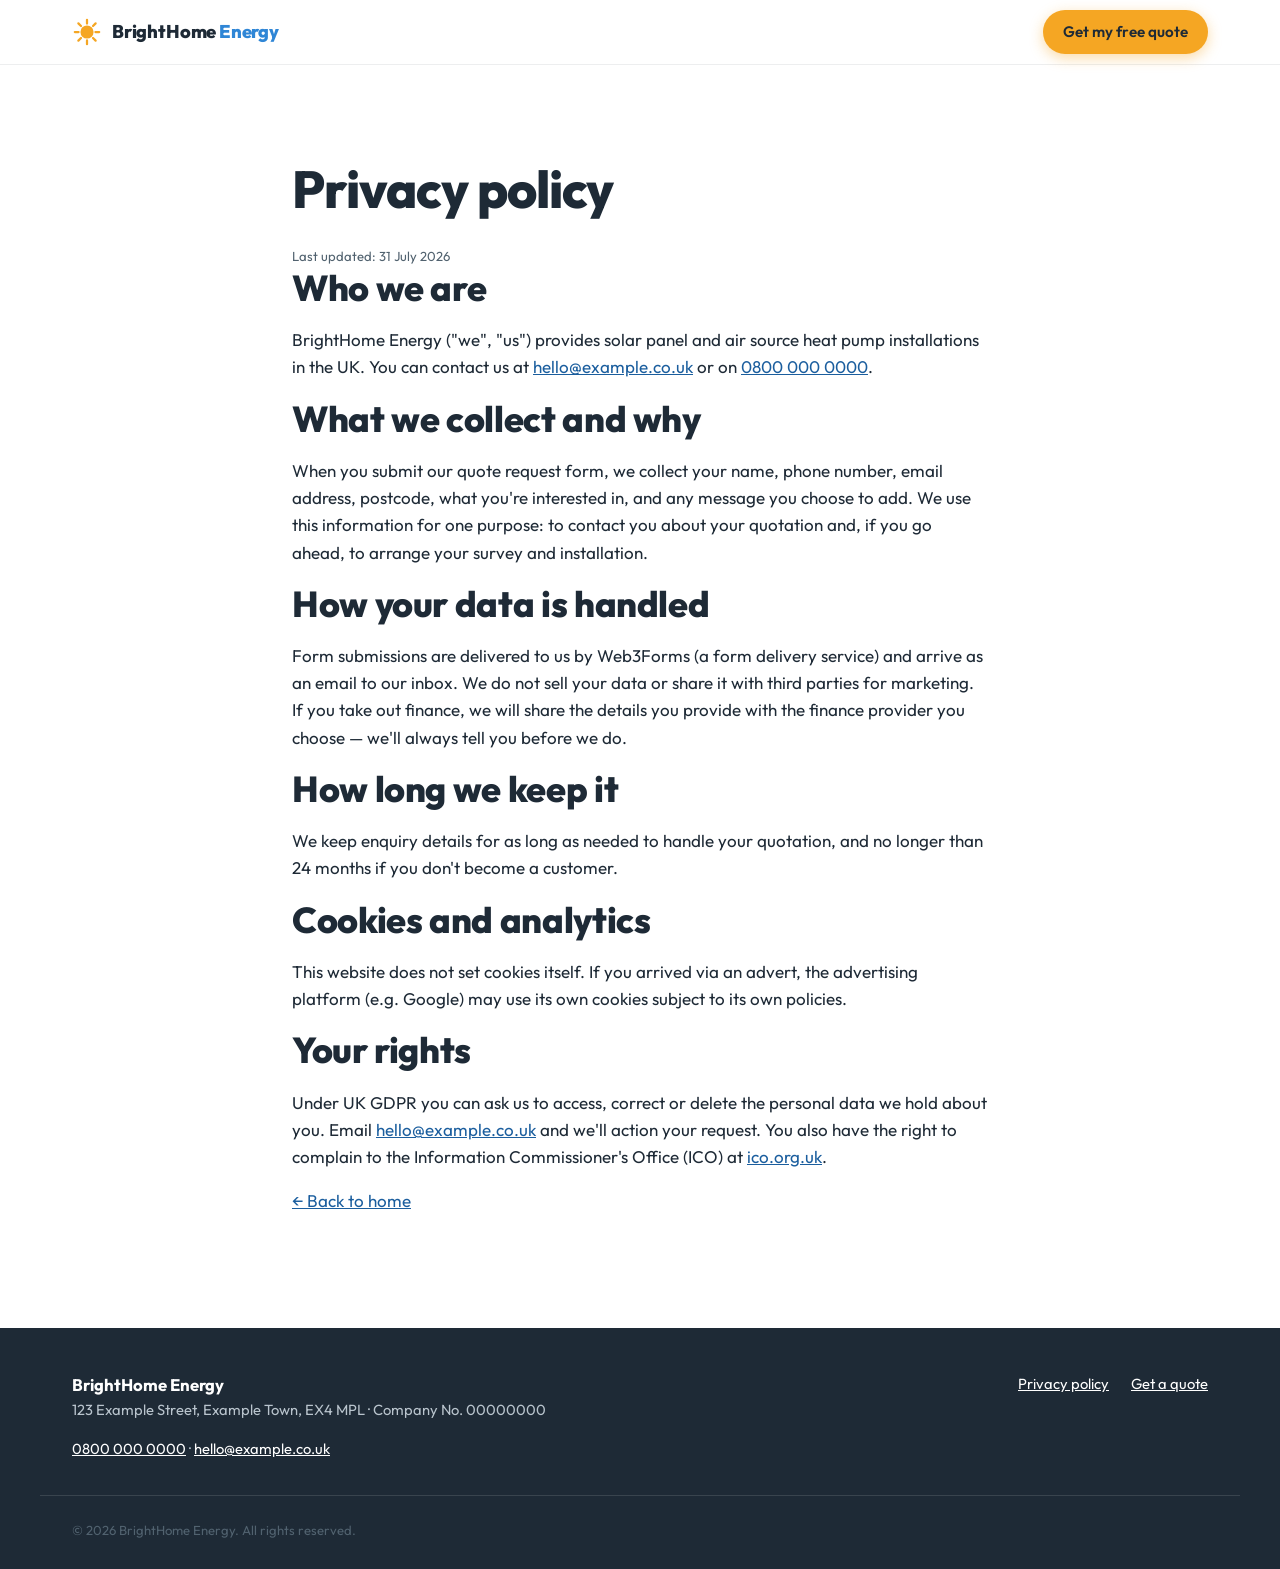
<file: solar/privacy.html>
<!DOCTYPE html>
<html lang="en-GB">
<head>
  <meta charset="UTF-8">
  <meta name="viewport" content="width=device-width, initial-scale=1.0">
  <title>Privacy Policy | BrightHome Energy</title>
  <meta name="description" content="How BrightHome Energy collects and uses your information when you request a quote.">
  <meta name="robots" content="noindex">
  <link rel="icon" href="data:image/svg+xml,%3Csvg xmlns='http://www.w3.org/2000/svg' viewBox='0 0 32 32'%3E%3Ccircle cx='16' cy='16' r='8' fill='%23f5a623'/%3E%3Cg stroke='%23f5a623' stroke-width='2.5' stroke-linecap='round'%3E%3Cpath d='M16 2v4M16 26v4M2 16h4M26 16h4M6 6l3 3M23 23l3 3M26 6l-3 3M9 23l-3 3'/%3E%3C/g%3E%3C/svg%3E">
  <link rel="preconnect" href="https://fonts.googleapis.com">
  <link rel="preconnect" href="https://fonts.gstatic.com" crossorigin>
  <link href="https://fonts.googleapis.com/css2?family=Outfit:wght@400;500;600;800&display=swap" rel="stylesheet">
  <link rel="stylesheet" href="assets/css/style.css">
</head>
<body>

  <header class="site-header">
    <div class="container site-header__inner">
      <a class="logo" href="index.html" aria-label="BrightHome Energy — home">
        <svg class="logo__mark" viewBox="0 0 32 32" aria-hidden="true">
          <circle cx="16" cy="16" r="7" fill="var(--sun-500)"/>
          <g stroke="var(--sun-500)" stroke-width="2.4" stroke-linecap="round">
            <path d="M16 3v4M16 25v4M3 16h4M25 16h4M6.8 6.8l2.8 2.8M22.4 22.4l2.8 2.8M25.2 6.8l-2.8 2.8M9.6 22.4l-2.8 2.8"/>
          </g>
        </svg>
        <span class="logo__name">BrightHome<span> Energy</span></span>
      </a>
      <div class="site-header__actions">
        <a class="btn btn--primary btn--sm" href="index.html#quote">Get my free quote</a>
      </div>
    </div>
  </header>

  <main>
    <section class="section">
      <div class="container container--narrow">
        <h1>Privacy policy</h1>
        <!-- PLACEHOLDER: this is a template policy. Review it (ideally with a
             legal adviser) and replace the business details before going live. -->
        <p class="smallprint">Last updated: 31 July 2026</p>

        <h2>Who we are</h2>
        <p>BrightHome Energy ("we", "us") provides solar panel and air source heat pump installations in the UK. You can contact us at <a href="mailto:hello@example.co.uk">hello@example.co.uk</a> or on <a href="tel:08000000000">0800 000 0000</a>.</p>

        <h2>What we collect and why</h2>
        <p>When you submit our quote request form, we collect your name, phone number, email address, postcode, what you're interested in, and any message you choose to add. We use this information for one purpose: to contact you about your quotation and, if you go ahead, to arrange your survey and installation.</p>

        <h2>How your data is handled</h2>
        <p>Form submissions are delivered to us by Web3Forms (a form delivery service) and arrive as an email to our inbox. We do not sell your data or share it with third parties for marketing. If you take out finance, we will share the details you provide with the finance provider you choose — we'll always tell you before we do.</p>

        <h2>How long we keep it</h2>
        <p>We keep enquiry details for as long as needed to handle your quotation, and no longer than 24 months if you don't become a customer.</p>

        <h2>Cookies and analytics</h2>
        <p>This website does not set cookies itself. If you arrived via an advert, the advertising platform (e.g. Google) may use its own cookies subject to its own policies.</p>

        <h2>Your rights</h2>
        <p>Under UK GDPR you can ask us to access, correct or delete the personal data we hold about you. Email <a href="mailto:hello@example.co.uk">hello@example.co.uk</a> and we'll action your request. You also have the right to complain to the Information Commissioner's Office (ICO) at <a href="https://ico.org.uk" rel="noopener">ico.org.uk</a>.</p>

        <p><a href="index.html">&larr; Back to home</a></p>
      </div>
    </section>
  </main>

  <footer class="site-footer">
    <div class="container site-footer__inner">
      <div>
        <strong>BrightHome Energy</strong>
        <p>123 Example Street, Example Town, EX4 MPL · Company No. 00000000</p>
        <p><a href="tel:08000000000">0800 000 0000</a> · <a href="mailto:hello@example.co.uk">hello@example.co.uk</a></p>
      </div>
      <div class="site-footer__links">
        <a href="privacy.html">Privacy policy</a>
        <a href="index.html#quote">Get a quote</a>
      </div>
    </div>
    <div class="container">
      <p class="smallprint">© 2026 BrightHome Energy. All rights reserved.</p>
    </div>
  </footer>

</body>
</html>
</file>
<file: solar/assets/css/style.css>
/* ============================================================
   BrightHome Energy — solar & heat pump landing page
   1. tokens  2. base  3. utilities  4. header  5. hero + scene
   6. sections  7. form  8. footer  9. motion / reduced-motion
   ============================================================ */

/* 1. tokens */
:root {
  --sky-50: #f0f7ff;
  --sky-100: #dceeff;
  --sky-500: #2f86d6;
  --sky-700: #1b5e9e;
  --leaf-500: #2e9e5b;
  --leaf-600: #1f7a44;
  --sun-400: #ffc93c;
  --sun-500: #f5a623;
  --slate-900: #1e2a36;
  --slate-600: #51626f;
  --slate-300: #b9c4cd;
  --surface: #ffffff;
  --surface-alt: #f4f9f4;
  --radius: 14px;
  --shadow: 0 8px 24px rgb(30 42 54 / 0.08);
  --shadow-lg: 0 16px 40px rgb(30 42 54 / 0.14);
  --font: "Outfit", system-ui, -apple-system, "Segoe UI", sans-serif;
  --header-h: 64px;
  --maxw: 1200px;
}

/* 2. base */
*, *::before, *::after { box-sizing: border-box; }
html { scroll-behavior: smooth; scroll-padding-top: calc(var(--header-h) + 12px); }
body {
  margin: 0;
  font-family: var(--font);
  font-size: 1.0625rem;
  line-height: 1.6;
  color: var(--slate-900);
  background: var(--surface);
  -webkit-font-smoothing: antialiased;
}
h1, h2, h3 { line-height: 1.15; margin: 0 0 0.5em; }
h1 { font-size: clamp(2rem, 5.5vw, 3.25rem); font-weight: 800; letter-spacing: -0.02em; }
h2 { font-size: clamp(1.6rem, 3.5vw, 2.25rem); font-weight: 800; letter-spacing: -0.01em; }
h3 { font-size: 1.15rem; font-weight: 600; }
p { margin: 0 0 1em; }
a { color: var(--sky-700); }
img, svg { max-width: 100%; }

/* 3. utilities */
.container { max-width: var(--maxw); margin-inline: auto; padding-inline: clamp(16px, 4vw, 32px); }
.container--narrow { max-width: 760px; }

.btn {
  display: inline-block;
  padding: 14px 28px;
  border: 0;
  border-radius: 999px;
  font: inherit;
  font-weight: 600;
  text-decoration: none;
  text-align: center;
  cursor: pointer;
  transition: transform 0.15s ease, box-shadow 0.15s ease, background-color 0.15s ease;
}
.btn--primary {
  background: var(--sun-500);
  color: var(--slate-900);
  box-shadow: 0 4px 14px rgb(245 166 35 / 0.4);
}
.btn--primary:hover { background: var(--sun-400); transform: translateY(-2px); }
.btn--ghost {
  background: transparent;
  color: var(--sky-700);
  box-shadow: inset 0 0 0 2px var(--sky-500);
}
.btn--ghost:hover { background: var(--sky-50); }
.btn--sm { padding: 10px 20px; font-size: 0.95rem; white-space: nowrap; }
.btn--block { display: block; width: 100%; }

.section { padding: clamp(56px, 9vw, 96px) 0; }
.section--alt { background: var(--surface-alt); }
.section__lead { max-width: 620px; color: var(--slate-600); margin-bottom: 2rem; }
.smallprint { font-size: 0.82rem; color: var(--slate-600); margin-top: 1.5rem; margin-bottom: 0; }

.ticks { list-style: none; padding: 0; margin: 0 0 1.5rem; }
.ticks li { padding-left: 30px; position: relative; margin-bottom: 0.55em; }
.ticks li::before {
  content: "";
  position: absolute;
  left: 0; top: 0.36em;
  width: 18px; height: 18px;
  border-radius: 50%;
  background: var(--leaf-500);
  -webkit-mask: url("data:image/svg+xml,%3Csvg xmlns='http://www.w3.org/2000/svg' viewBox='0 0 24 24'%3E%3Cpath fill='none' stroke='black' stroke-width='4' stroke-linecap='round' stroke-linejoin='round' d='M5 12l5 5 9-10'/%3E%3C/svg%3E") center / 100% no-repeat, linear-gradient(#000 0 0);
  mask: url("data:image/svg+xml,%3Csvg xmlns='http://www.w3.org/2000/svg' viewBox='0 0 24 24'%3E%3Cpath fill='none' stroke='black' stroke-width='4' stroke-linecap='round' stroke-linejoin='round' d='M5 12l5 5 9-10'/%3E%3C/svg%3E") center / 100% no-repeat, linear-gradient(#000 0 0);
  -webkit-mask-composite: destination-out;
  mask-composite: exclude;
}

/* 4. header */
.site-header {
  position: sticky;
  top: 0;
  z-index: 50;
  height: var(--header-h);
  background: rgb(255 255 255 / 0.92);
  backdrop-filter: blur(8px);
  box-shadow: 0 1px 0 rgb(30 42 54 / 0.08);
}
.site-header__inner {
  height: 100%;
  display: flex;
  align-items: center;
  justify-content: space-between;
  gap: 16px;
}
.logo { display: flex; align-items: center; gap: 10px; text-decoration: none; color: var(--slate-900); }
.logo__mark { width: 30px; height: 30px; flex: none; }
.logo__name { font-weight: 800; font-size: 1.15rem; letter-spacing: -0.01em; }
.logo__name span { color: var(--sky-500); }
.site-header__actions { display: flex; align-items: center; gap: 18px; }
.header-phone {
  display: flex; align-items: center; gap: 8px;
  font-weight: 600; text-decoration: none; color: var(--slate-900);
}
.header-phone svg { width: 19px; height: 19px; color: var(--leaf-500); }
@media (max-width: 640px) {
  .header-phone span { display: none; }
  .logo__name { font-size: 1rem; white-space: nowrap; }
  .logo__mark { width: 24px; height: 24px; }
  .site-header__actions { gap: 12px; }
  .btn--sm { padding: 9px 14px; font-size: 0.85rem; }
}
@media (max-width: 480px) {
  .header-phone { display: none; }
  .logo__name span { display: none; }
}

/* 5. story: pinned scene + scrolling chapters */
.story { background: linear-gradient(var(--sky-50), var(--surface)); }
.story__grid {
  display: grid;
  grid-template-columns: minmax(0, 1fr) minmax(0, 1.05fr);
  gap: clamp(24px, 4vw, 56px);
}
/* both children share row 1 so the row height = content height,
   giving the sticky scene its full-length track */
.story__content { grid-column: 1; grid-row: 1; }
.story__scenecol { grid-column: 2; grid-row: 1; }
.story__scene {
  position: sticky;
  top: var(--header-h);
  height: calc(100vh - var(--header-h));
  height: calc(100svh - var(--header-h));
  display: flex;
  align-items: center;
  justify-content: center;
  z-index: 10;
}
#houseScene {
  display: block;
  width: 100%;
  height: auto;
  max-height: calc(100svh - var(--header-h) - 40px);
  filter: drop-shadow(0 14px 28px rgb(30 42 54 / 0.12));
  overflow: hidden; /* WebKit can let transformed SVG children escape the clip */
}
.scene-caption {
  position: absolute;
  bottom: 22px;
  left: 50%;
  transform: translateX(-50%);
  margin: 0;
  padding: 8px 18px;
  border-radius: 999px;
  background: rgb(255 255 255 / 0.9);
  box-shadow: var(--shadow);
  font-weight: 600;
  font-size: 0.92rem;
  color: var(--sky-700);
  white-space: nowrap;
}

/* chapters are sized by their content with generous—but not endless—
   breathing room, so big monitors don't scroll through empty space */
.story__panel {
  display: flex;
  flex-direction: column;
  justify-content: center;
  padding-block: clamp(48px, 9vh, 104px);
}
.story__panel--hero { min-height: min(78svh, 680px); }
/* gentle rise+fade the first time a chapter scrolls into view */
.motion-ok .story__panel {
  opacity: 0;
  transform: translateY(24px);
  transition: opacity 0.65s ease, transform 0.65s ease;
}
.motion-ok .story__panel.in-view {
  opacity: 1;
  transform: none;
}
.story__panel--finance {
  background: linear-gradient(135deg, var(--sky-700), var(--sky-500));
  color: #fff;
  border-radius: calc(var(--radius) + 6px);
  padding: clamp(24px, 4vw, 40px);
  box-shadow: var(--shadow-lg);
  min-height: 0;
  margin-block: 40px 72px;
}
.story__panel--finance h2 { color: #fff; }
.story__panel--finance .ticks li::before { background: var(--sun-400); }
.story__panel--finance .rep-example { margin-top: 10px; }

.eyebrow {
  font-size: 0.85rem;
  font-weight: 600;
  letter-spacing: 0.08em;
  text-transform: uppercase;
  color: var(--sky-700);
  margin-bottom: 0.9em;
}
.hero__sub { color: var(--slate-600); max-width: 46ch; }
.hero__ctas { display: flex; flex-wrap: wrap; gap: 14px; margin: 1.6rem 0 1.4rem; }
.hero__points { list-style: none; display: flex; flex-wrap: wrap; gap: 6px 22px; padding: 0; margin: 0; font-size: 0.92rem; color: var(--slate-600); }
.hero__points li { padding-left: 22px; position: relative; }
.hero__points li::before { content: "✓"; position: absolute; left: 0; color: var(--leaf-500); font-weight: 800; }

@media (max-width: 820px) {
  .story__grid { display: block; }
  /* dissolve the column box so the scene's sticky containing block becomes
     the full-height story grid — otherwise it has no room to stick */
  .story__scenecol { display: contents; }
  /* mini scene pinned at the top; content scrolls beneath it */
  .story__scene {
    height: 30svh;
    padding-bottom: 8px;
    background: var(--sky-50);
    box-shadow: 0 14px 18px -14px rgb(30 42 54 / 0.25);
  }
  #houseScene {
    width: auto;
    height: 100%;
    max-width: 96vw;
    max-height: none;
    margin-inline: auto;
    filter: drop-shadow(0 8px 16px rgb(30 42 54 / 0.12));
  }
  .scene-caption { display: none; }
  .story__panel { min-height: 0; padding-block: 28px; justify-content: flex-start; }
  .story__panel--hero { min-height: 0; }
  .story__panel--hero { text-align: center; }
  .story__panel--hero h1 { font-size: clamp(1.65rem, 7vw, 2.4rem); }
  .story__panel--hero .eyebrow { display: none; }
  .hero__sub { margin-inline: auto; font-size: 0.95rem; }
  .hero__ctas { justify-content: center; margin: 1rem 0 0; }
  .hero__ctas .btn--ghost { display: none; }
  .hero__points { display: none; }
  .story__panel--finance { margin-block: 24px; }
  /* anchor jumps must clear the pinned mini scene */
  html { scroll-padding-top: calc(var(--header-h) + 31svh); }
}

/* --- scene animation states --- */
#houseScene .panel,
#heatPump,
#homeGlow,
.sparkle,
.cloud {
  transform-box: fill-box;
  transform-origin: center;
}

/* default (no JS / reduced motion): everything visible in finished state.
   JS adds .motion-ok on <html> and drives inline transform/opacity. */
.motion-ok #houseScene .panel,
.motion-ok #heatPump,
.motion-ok #homeGlow,
.motion-ok .sparkle { opacity: 0; }

/* one-shot settle flash when a panel lands (whole element — <use> shadow
   content can't be targeted by outside selectors) */
.motion-ok .panel.is-set { animation: settleFlash 0.45s ease-out; }
@keyframes settleFlash {
  0% { filter: brightness(2.1); }
  100% { filter: brightness(1); }
}

/* fan spins once the heat pump has landed */
#fanBlades { transform-box: fill-box; transform-origin: center; }
.motion-ok #heatPump.is-on #fanBlades { animation: fanSpin 2.6s linear infinite; }
@keyframes fanSpin { to { transform: rotate(360deg); } }

/* sun rays pulse gently once revealed */
.motion-ok #homeGlow.is-on { animation: glowPulse 3s ease-in-out infinite; }
@keyframes glowPulse {
  0%, 100% { opacity: 1; }
  50% { opacity: 0.82; }
}

/* clouds drift slowly (decorative) */
.cloud--1 { animation: cloudDrift 14s ease-in-out infinite alternate; }
.cloud--2 { animation: cloudDrift 18s ease-in-out infinite alternate-reverse; }
@keyframes cloudDrift {
  from { transform: translateX(0); }
  to { transform: translateX(26px); }
}

/* 6. sections */
.cards {
  display: grid;
  grid-template-columns: repeat(auto-fit, minmax(230px, 1fr));
  gap: 20px;
}
.card {
  background: var(--surface);
  border: 1px solid rgb(30 42 54 / 0.08);
  border-radius: var(--radius);
  padding: 26px 24px;
  box-shadow: var(--shadow);
}
.card__icon { font-size: 1.9rem; margin-bottom: 12px; }
.card p { color: var(--slate-600); font-size: 0.95rem; margin: 0; }

.steps {
  list-style: none;
  counter-reset: step;
  display: grid;
  grid-template-columns: repeat(auto-fit, minmax(210px, 1fr));
  gap: 24px;
  padding: 0;
  margin: 0;
}
.step { position: relative; }
.step__num {
  display: inline-flex;
  align-items: center;
  justify-content: center;
  width: 44px; height: 44px;
  border-radius: 50%;
  background: var(--sky-500);
  color: #fff;
  font-weight: 800;
  font-size: 1.2rem;
  margin-bottom: 12px;
}
.step p { color: var(--slate-600); font-size: 0.95rem; margin: 0; }

.rep-example {
  background: var(--surface);
  color: var(--slate-900);
  border-radius: var(--radius);
  padding: 28px;
  box-shadow: var(--shadow-lg);
}
.rep-example h3 { margin-bottom: 1rem; }
.rep-example dl { margin: 0; }
.rep-example dl div {
  display: flex;
  justify-content: space-between;
  gap: 12px;
  padding: 7px 0;
  border-bottom: 1px dashed rgb(30 42 54 / 0.15);
}
.rep-example dl div:last-child { border-bottom: 0; }
.rep-example dt { color: var(--slate-600); }
.rep-example dd { margin: 0; font-weight: 600; }
.rep-example .smallprint { margin-top: 1rem; }

.trust { padding-block: clamp(36px, 6vw, 56px); }
.badges {
  list-style: none;
  display: grid;
  grid-template-columns: repeat(auto-fit, minmax(230px, 1fr));
  gap: 22px;
  padding: 0;
  margin: 0;
}
.badge { display: flex; align-items: center; gap: 14px; }
.badge svg { width: 44px; height: 44px; flex: none; color: var(--leaf-500); }
.badge strong { display: block; line-height: 1.3; }
.badge span { font-size: 0.85rem; color: var(--slate-600); }

/* 7. quote form */
.quote { background: linear-gradient(var(--surface), var(--sky-50)); }
.quote__grid {
  display: grid;
  grid-template-columns: minmax(0, 1fr) minmax(0, 1.2fr);
  gap: clamp(28px, 5vw, 64px);
  align-items: start;
}
.quote__phone { font-weight: 600; }
.quote__phone a { color: var(--sky-700); font-size: 1.2rem; }
@media (max-width: 820px) {
  .quote__grid { grid-template-columns: 1fr; }
}

.quote__formwrap {
  background: var(--surface);
  border-radius: calc(var(--radius) + 4px);
  padding: clamp(22px, 4vw, 36px);
  box-shadow: var(--shadow-lg);
}
.field { margin-bottom: 18px; }
.field label, .field legend { display: block; font-weight: 600; font-size: 0.95rem; margin-bottom: 6px; }
.field .optional { font-weight: 400; color: var(--slate-600); }
.field input[type="text"],
.field input[type="tel"],
.field input[type="email"],
.field textarea {
  width: 100%;
  padding: 12px 14px;
  font: inherit;
  color: var(--slate-900);
  background: var(--surface);
  border: 1.5px solid var(--slate-300);
  border-radius: 10px;
  transition: border-color 0.15s ease, box-shadow 0.15s ease;
}
.field input:focus, .field textarea:focus {
  outline: none;
  border-color: var(--sky-500);
  box-shadow: 0 0 0 3px rgb(47 134 214 / 0.18);
}
.field input[aria-invalid="true"] { border-color: #d0453b; }
/* errors keep their space when hidden so toggling them never shifts the
   layout under the user's cursor mid-click */
.field-error { display: block; color: #b23028; font-size: 0.85rem; min-height: 1.3em; margin: 5px 0 0; }
.field-error[hidden] { display: block; visibility: hidden; }
.field-row { display: grid; grid-template-columns: 1fr 1fr; gap: 16px; }
@media (max-width: 480px) { .field-row { grid-template-columns: 1fr; } }

.field--radios { border: 0; padding: 0; margin: 0 0 18px; }
.pills { display: flex; flex-wrap: wrap; gap: 10px; }
.pill { position: relative; }
.pill input {
  position: absolute;
  opacity: 0;
  inset: 0;
  cursor: pointer;
}
.pill span {
  display: inline-block;
  padding: 9px 18px;
  border-radius: 999px;
  border: 1.5px solid var(--slate-300);
  font-weight: 600;
  font-size: 0.95rem;
  color: var(--slate-600);
  transition: all 0.15s ease;
}
.pill input:checked + span {
  background: var(--sky-500);
  border-color: var(--sky-500);
  color: #fff;
}
.pill input:focus-visible + span { box-shadow: 0 0 0 3px rgb(47 134 214 / 0.35); }

.hp-field { position: absolute; left: -9999px; width: 1px; height: 1px; opacity: 0; }

.consent { font-size: 0.82rem; color: var(--slate-600); margin: 12px 0 0; }
.form-status { font-weight: 600; margin: 12px 0 0; min-height: 1.5em; }
.form-status.is-error { color: #b23028; }

.form-success { text-align: left; }
.form-success:focus { outline: none; }
.form-success__icon svg { width: 56px; height: 56px; margin-bottom: 10px; }
.form-success h3 { font-size: 1.4rem; }

/* 8. footer */
.site-footer {
  background: var(--slate-900);
  color: var(--slate-300);
  padding: 44px 0 28px;
  font-size: 0.92rem;
}
.site-footer a { color: #fff; }
.site-footer strong { color: #fff; font-size: 1.05rem; }
.site-footer__inner {
  display: flex;
  flex-wrap: wrap;
  justify-content: space-between;
  gap: 24px;
  padding-bottom: 20px;
  border-bottom: 1px solid rgb(255 255 255 / 0.12);
  margin-bottom: 16px;
}
.site-footer__links { display: flex; gap: 22px; align-items: start; }
.site-footer .smallprint { color: var(--slate-600); }

/* FAQ */
#faq details {
  background: var(--surface);
  border: 1px solid rgb(30 42 54 / 0.08);
  border-radius: 12px;
  padding: 4px 20px;
  margin-bottom: 12px;
  box-shadow: var(--shadow);
}
#faq summary {
  font-weight: 600;
  padding: 14px 0;
  cursor: pointer;
  list-style-position: outside;
}
#faq details p { color: var(--slate-600); padding-bottom: 14px; margin: 0; }

/* 9. reduced motion / no-motion */
@media (prefers-reduced-motion: reduce) {
  html { scroll-behavior: auto; }
}
.no-motion .scene-caption { display: none; }
.no-motion .cloud,
.no-motion #fanBlades,
.no-motion #homeGlow { animation: none !important; }
</file>
